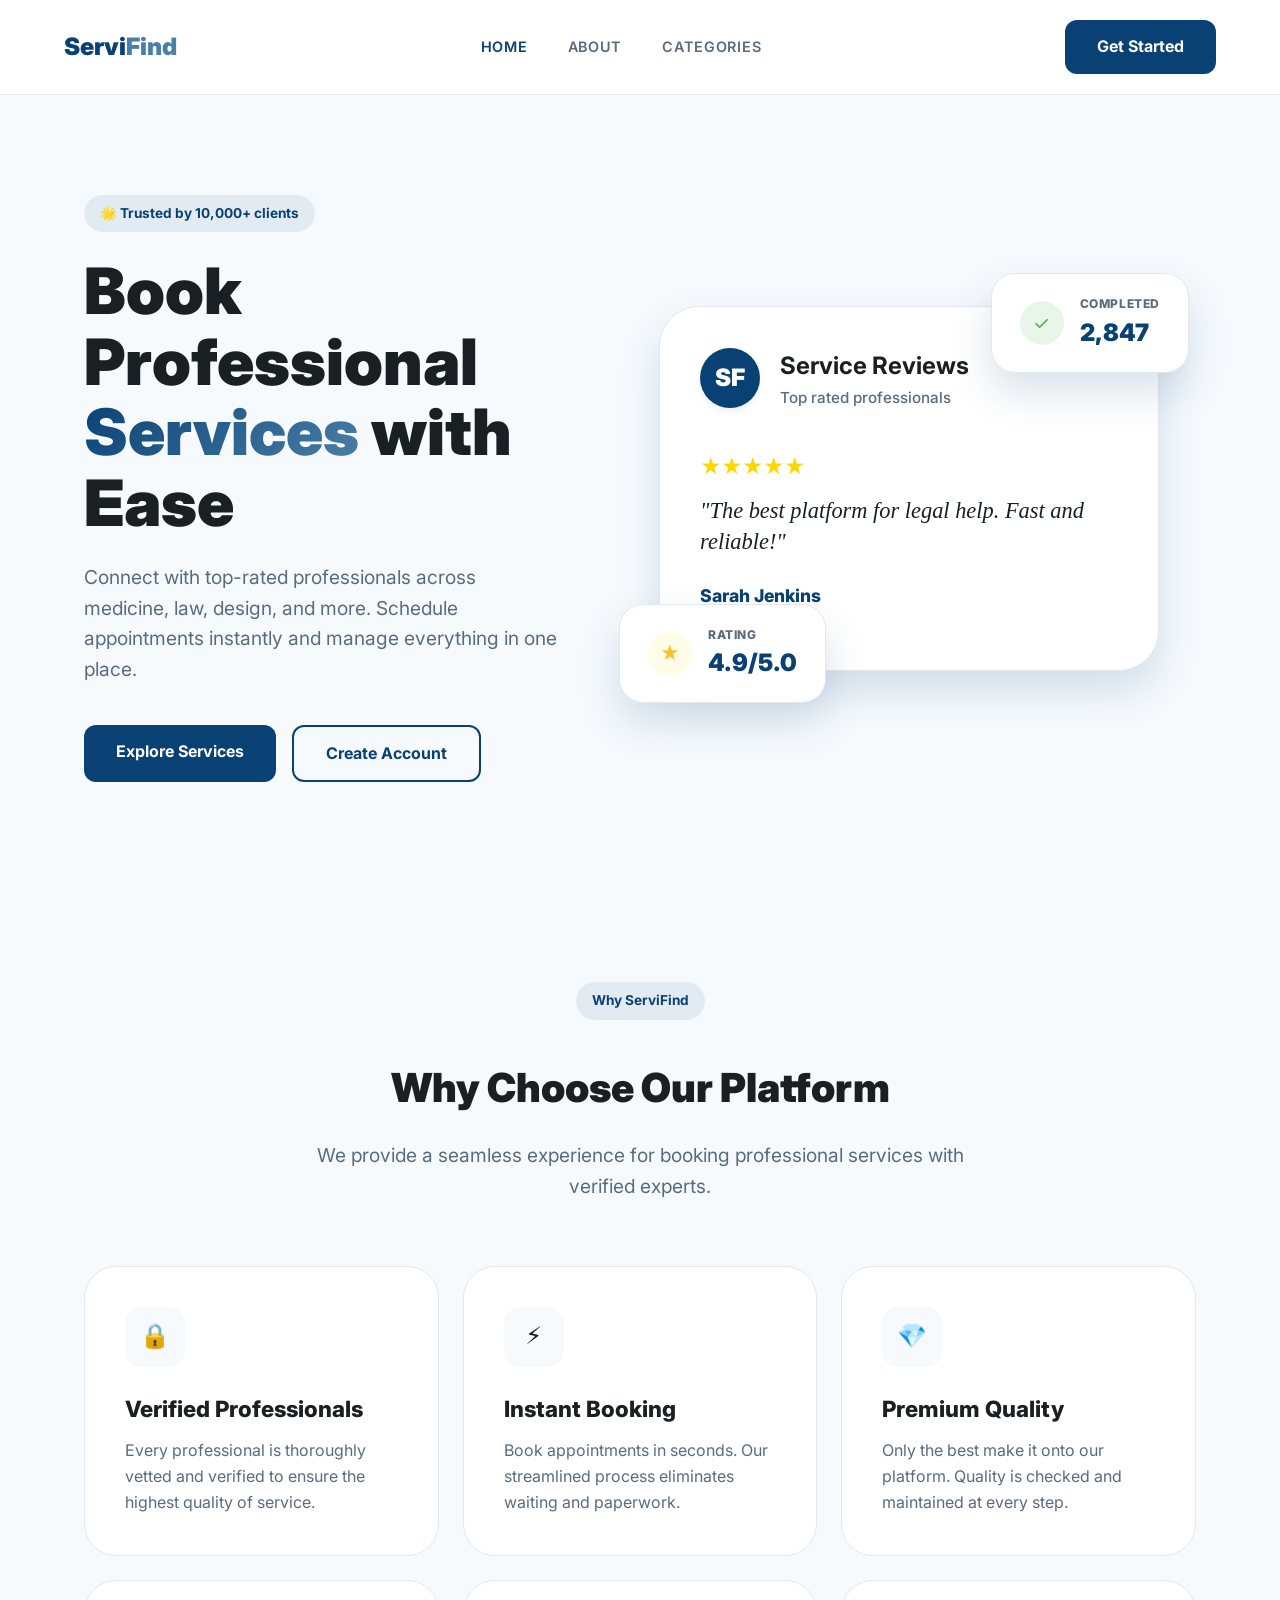
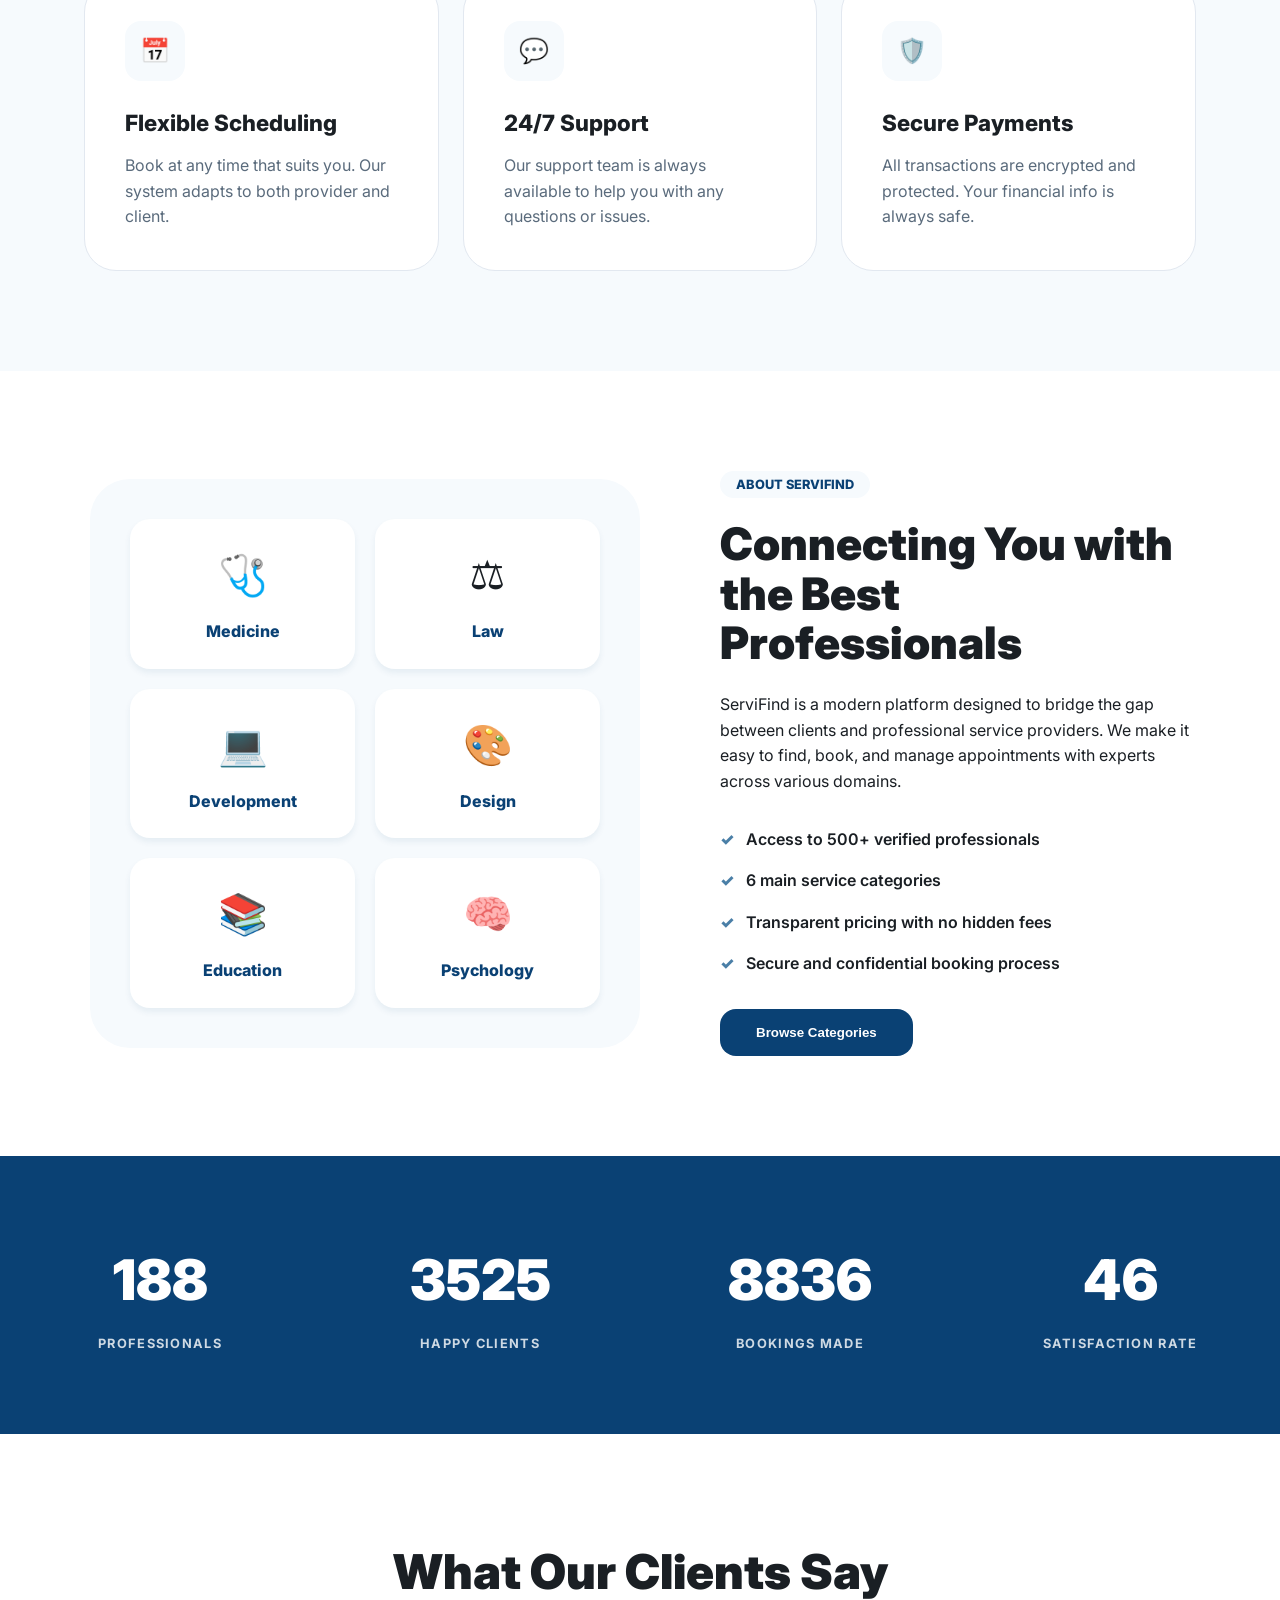
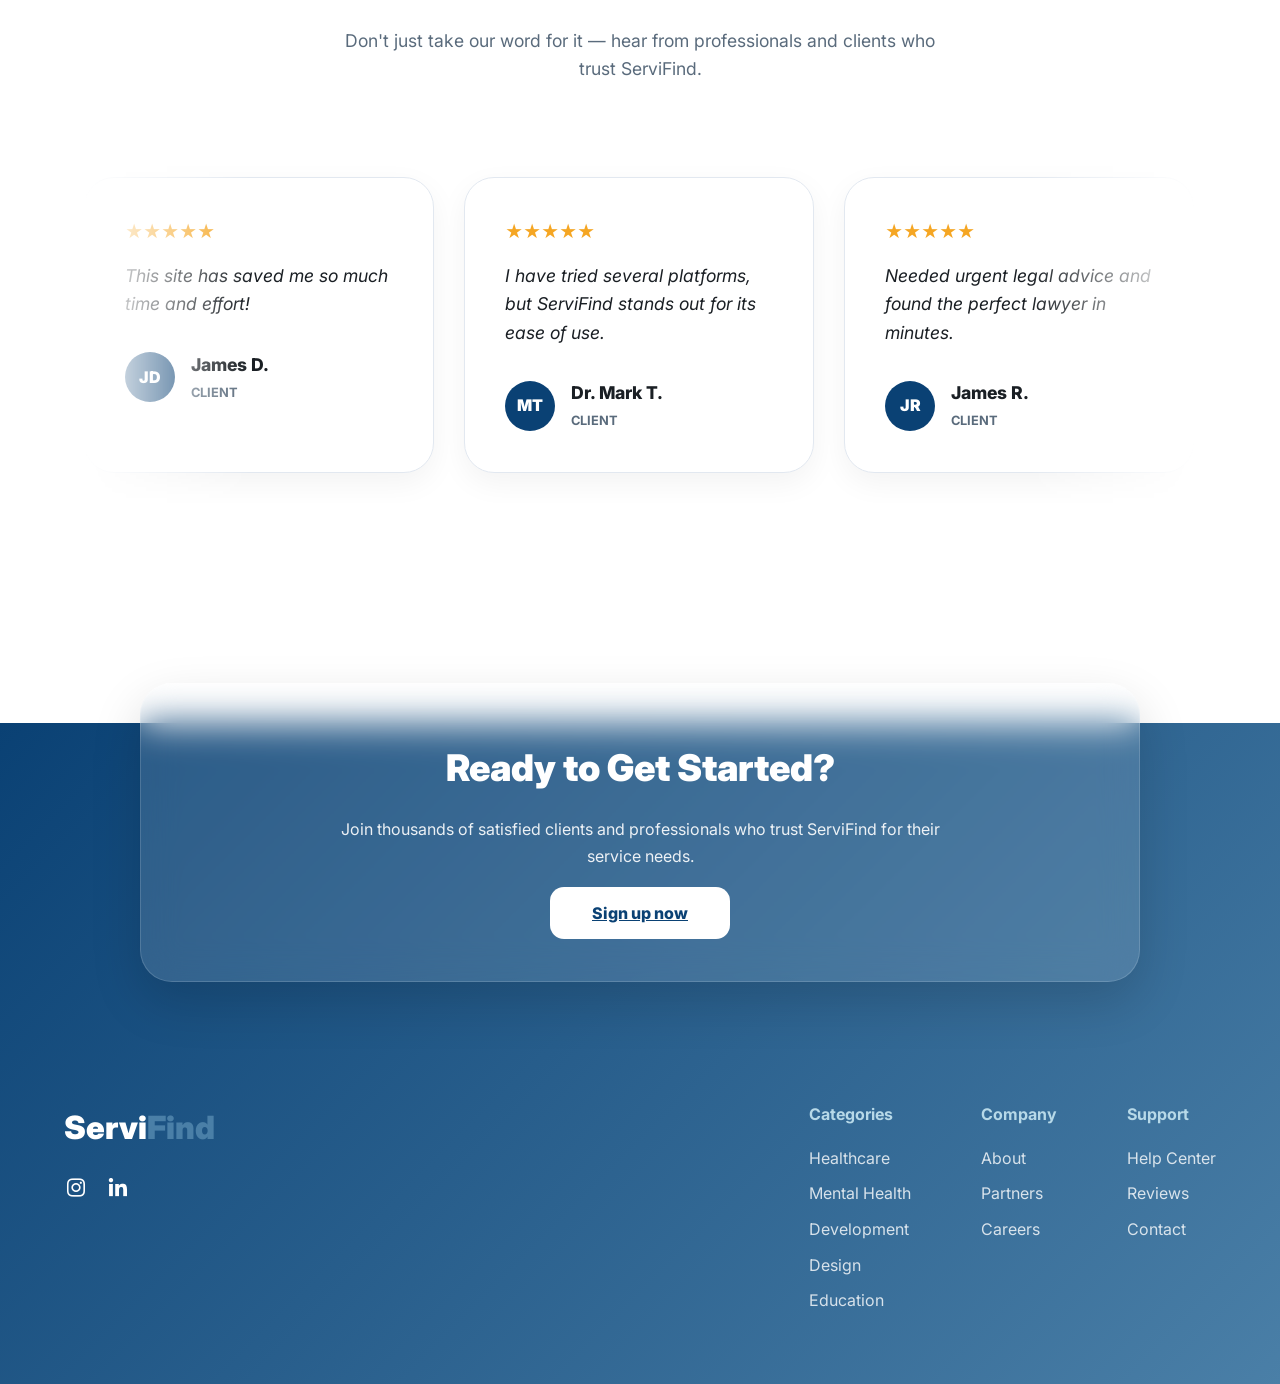
<file: index.html>
<!DOCTYPE html>
<html lang="en">

<head>
    <meta charset="UTF-8">
    <meta name="viewport" content="width=device-width, initial-scale=1.0">
    <title>ServiFind | Professional Services</title>
    <link rel="stylesheet" href="style/main.css">
    <link href="https://fonts.googleapis.com/css2?family=Inter:wght@400;500;600;700;800;900&display=swap"
        rel="stylesheet">
    <link href='https://unpkg.com/boxicons@2.1.4/css/boxicons.min.css' rel='stylesheet'>
</head>

<body>
    <header>
        <div class="headerCont container">
            <a href="#" class="logo">Servi<span>Find</span></a>
            <nav>
                <a href="#hero" class="active">Home</a>
                <a href="#about">About</a>
                <a href="content/cat.html">Categories</a>
            </nav>
            <div class="menu-toggle" id="menuToggle">
                ☰
            </div>
            <a href="content/logRegister.html" class="btn" id="getStartedBtn">Get Started</a>
            <button id="logoutBtn" class="btn">
                Logout
            </button>
    
        </div>
    </header>

    <section id="hero" class="hero section">
        <div class="hero-cont container">
            <div class="hero-left">
                <div class="trust-badge">🌟 Trusted by 10,000+ clients</div>
                <h1 class="hero-title">Book Professional <br><span>Services</span> with Ease</h1>
                <p class="desc">Connect with top-rated professionals across medicine, law, design, and more.
                    Schedule appointments instantly and manage everything in one place.</p>
                <div class="hero-actions">
                    <a href="content/cat.html" class="btn" id="exploreBtn">Explore Services</a>
                    <a href="content/logRegister.html" class="btn-outline">Create Account</a>
                </div>
            </div>

            <div class="right">
                <div class="dashboard-wrapper">
                    <div class="floating-badge badge-top">
                        <div class="check-icon">✓</div>
                        <div>
                            <span class="badge-label">Completed</span>
                            <span class="badge-value">2,847</span>
                        </div>
                    </div>

                    <div class="main-review-card">
                        <div class="card-header">
                            <div class="user-avatar">SF</div>
                            <div>
                                <h2>Service Reviews</h2>
                                <p>Top rated professionals</p>
                            </div>
                        </div>

                        <div class="review-display">
                            <div class="single-review active">
                                <div class="stars">★★★★★</div>
                                <p>"The best platform for legal help. Fast and reliable!"</p>
                                <span class="author">Sarah Jenkins</span>
                            </div>
                            <div class="single-review">
                                <div class="stars">★★★★★</div>
                                <p>"Found an amazing designer in minutes. Seamless process."</p>
                                <span class="author">Marcus Chen</span>
                            </div>
                            <div class="single-review">
                                <div class="stars">★★★★★</div>
                                <p>"Saved me so much time with medical bookings. 10/10!"</p>
                                <span class="author">Dr. Elena Rodriguez</span>
                            </div>
                        </div>
                    </div>

                    <div class="floating-badge badge-bottom">
                        <div class="star-icon">★</div>
                        <div>
                            <span class="badge-label">Rating</span>
                            <span class="badge-value">4.9/5.0</span>
                        </div>
                    </div>
                </div>
            </div>
        </div>
    </section>

    <section id="services" class="section section2">
        <div class="container">
            <div class="text">
                <div class="trust-badge">Why ServiFind</div>
                <h2>Why Choose Our Platform</h2>
                <p class="desc">We provide a seamless experience for booking professional services with verified
                    experts.</p>
            </div>
            <div class="features">
                <div class="feature-card">
                    <div class="feature-icon">🔒</div>
                    <h3>Verified Professionals</h3>
                    <p>Every professional is thoroughly vetted and verified to ensure the highest quality of service.
                    </p>
                </div>
                <div class="feature-card">
                    <div class="feature-icon">⚡</div>
                    <h3>Instant Booking</h3>
                    <p>Book appointments in seconds. Our streamlined process eliminates waiting and paperwork.</p>
                </div>
                <div class="feature-card">
                    <div class="feature-icon">💎</div>
                    <h3>Premium Quality</h3>
                    <p>Only the best make it onto our platform. Quality is checked and maintained at every step.</p>
                </div>
                <div class="feature-card">
                    <div class="feature-icon">📅</div>
                    <h3>Flexible Scheduling</h3>
                    <p>Book at any time that suits you. Our system adapts to both provider and client.</p>
                </div>
                <div class="feature-card">
                    <div class="feature-icon">💬</div>
                    <h3>24/7 Support</h3>
                    <p>Our support team is always available to help you with any questions or issues.</p>
                </div>
                <div class="feature-card">
                    <div class="feature-icon">🛡️</div>
                    <h3>Secure Payments</h3>
                    <p>All transactions are encrypted and protected. Your financial info is always safe.</p>
                </div>
            </div>
        </div>
    </section>

    <section id="about" class="section section3">
        <div class="contenumain">
            <div class="contenugauche">
                <div class="icon">
                    <div class="icon-img">🩺</div>
                    <p>Medicine</p>
                </div>
                <div class="icon">
                    <div class="icon-img">⚖️</div>
                    <p>Law</p>
                </div>
                <div class="icon">
                    <div class="icon-img">💻</div>
                    <p>Development</p>
                </div>
                <div class="icon">
                    <div class="icon-img">🎨</div>
                    <p>Design</p>
                </div>
                <div class="icon">
                    <div class="icon-img">📚</div>
                    <p>Education</p>
                </div>
                <div class="icon">
                    <div class="icon-img">🧠</div>
                    <p>Psychology</p>
                </div>
            </div>

            <div class="descrip">
                <span class="aboutser">About ServiFind</span>
                <h2>Connecting You with the Best Professionals</h2>
                <p class="description">
                    ServiFind is a modern platform designed to bridge the gap between clients and professional service
                    providers.
                    We make it easy to find, book, and manage appointments with experts across various domains.
                </p>

                <ul class="featuresserf">
                    <li><span>✓</span> Access to 500+ verified professionals</li>
                    <li><span>✓</span> 6 main service categories</li>
                    <li><span>✓</span> Transparent pricing with no hidden fees</li>
                    <li><span>✓</span> Secure and confidential booking process</li>
                </ul>

                <button class="btnbrowse" id="browsebtn">Browse Categories</button>
            </div>
        </div>
    </section>

    <section id="categories" class="contenumn">
        <div class="counting">
            <h2 class="counter" data-target="500">0</h2>
            <p>Professionals</p>
        </div>
        <div class="counting">
            <h2 class="counter" data-target="10000">0</h2>
            <p>Happy Clients</p>
        </div>
        <div class="counting">
            <h2 class="counter" data-target="25000">0</h2>
            <p>Bookings Made</p>
        </div>
        <div class="counting">
            <h2 class="counter" data-target="98">0</h2>
            <p>Satisfaction Rate</p>
        </div>
    </section>

    <section class="reviews">
        <div class="container">
            <h2>What Our Clients Say</h2>
            <p class="subtitle">
                Don't just take our word for it — hear from professionals and clients
                who trust ServiFind.
            </p>

            <div class="slider">
                <div class="slide-track">
                    <div class="review-card">
                        <div class="stars">★★★★★</div>
                        <p>This site has saved me so much time and effort!</p>
                        <div class="user">
                            <div class="avatar">JD</div>
                            <div>
                                <h4>James D.</h4><span>Client</span>
                            </div>
                        </div>
                    </div>

                    <div class="review-card">
                        <div class="stars">★★★★★</div>
                        <p>I have tried several platforms, but ServiFind stands out for its ease of use.</p>
                        <div class="user">
                            <div class="avatar">MT</div>
                            <div>
                                <h4>Dr. Mark T.</h4><span>Client</span>
                            </div>
                        </div>
                    </div>

                    <div class="review-card">
                        <div class="stars">★★★★★</div>
                        <p>Needed urgent legal advice and found the perfect lawyer in minutes.</p>
                        <div class="user">
                            <div class="avatar">JR</div>
                            <div>
                                <h4>James R.</h4><span>Client</span>
                            </div>
                        </div>
                    </div>

                    <div class="review-card">
                        <div class="stars">★★★★★</div>
                        <p>Booking services feels effortless now. It's like everything just clicks.</p>
                        <div class="user">
                            <div class="avatar">AL</div>
                            <div>
                                <h4>Amina L.</h4><span>Entrepreneur</span>
                            </div>
                        </div>
                    </div>

                    <div class="review-card">
                        <div class="stars">★★★★★</div>
                        <p>I love how fast I can connect with professionals. It saves me so much time.</p>
                        <div class="user">
                            <div class="avatar">YT</div>
                            <div>
                                <h4>Yassine T.</h4><span>Freelancer</span>
                            </div>
                        </div>
                    </div>

                    <div class="review-card">
                        <div class="stars">★★★★★</div>
                        <p>The support team is always there. That alone makes this platform worth it.</p>
                        <div class="user">
                            <div class="avatar">LN</div>
                            <div>
                                <h4>Lina N.</h4><span>Designer</span>
                            </div>
                        </div>
                    </div>

                    <div class="review-card">
                        <div class="stars">★★★★★</div>
                        <p>This site is a hidden gem! Always impressed by their quality work.</p>
                        <div class="user">
                            <div class="avatar">SK</div>
                            <div>
                                <h4>Sarah K.</h4><span>Client</span>
                            </div>
                        </div>
                    </div>

                    <div class="review-card">
                        <div class="stars">★★★★★</div>
                        <p>Incredible experience, the platform is very user-friendly and reliable.</p>
                        <div class="user">
                            <div class="avatar">JC</div>
                            <div>
                                <h4>Mrs. Julian C.</h4><span>Designer</span>
                            </div>
                        </div>
                    </div>

                    <div class="review-card">
                        <div class="stars">★★★★★</div>
                        <p>ServiFind made it incredibly easy to find a specialist. Smooth process.</p>
                        <div class="user">
                            <div class="avatar">SK</div>
                            <div>
                                <h4>Sarah K.</h4><span>Client</span>
                            </div>
                        </div>
                    </div>

                    <div class="review-card">
                        <div class="stars">★★★★★</div>
                        <p>This platform helped me reach more clients. Everything feels intuitive.</p>
                        <div class="user">
                            <div class="avatar">MT</div>
                            <div>
                                <h4>Dr. Mark T.</h4><span>Cardiologist</span>
                            </div>
                        </div>
                    </div>
                </div>
            </div>
        </div>
    </section>

    <footer class="footer">
        <div class="footer-container">
            <div class="footer-cta">
                <h2>Ready to Get Started?</h2>
                <p>Join thousands of satisfied clients and professionals who trust ServiFind for their service needs.
                </p>
                <a class="cta-btn" href="content/logRegister.html">Sign up now</a>
            </div>

            <div class="footer-content">
                <div class="footer-brand">
                    <h3 class="logo">Servi<span>Find</span></h3>
                    <div class="socials">
                        <a href="https://www.instagram.com/meelax0?igsh=MXg4MzZ1Z2s4emlmOQ%3D%3D&utm_source=qr" target="_blank" style="color: white;"><i class='bx bxl-instagram'></i></a>
                        <a href="https://www.linkedin.com/in/bouheraoua-rabah-32aa7838a?utm_source=share_via&utm_content=profile&utm_medium=member_ios" target="_blank" style="color: white;"><i class='bx bxl-linkedin'></i></a>
                    </div>
                </div>

                <div class="footer-links">
                    <div>
                        <h4>Categories</h4>
                        <a href="#">Healthcare</a>
                        <a href="#">Mental Health</a>
                        <a href="#">Development</a>
                        <a href="#">Design</a>
                        <a href="#">Education</a>
                    </div>

                    <div>
                        <h4>Company</h4>
                        <a href="#">About</a>
                        <a href="#">Partners</a>
                        <a href="#">Careers</a>
                    </div>

                    <div>
                        <h4>Support</h4>
                        <a href="#">Help Center</a>
                        <a href="#">Reviews</a>
                        <a href="#">Contact</a>
                    </div>
                </div>
            </div>
        </div>
    </footer>

    <script src="JavaScript/mainPage.js"></script>
</body>

</html>
</file>
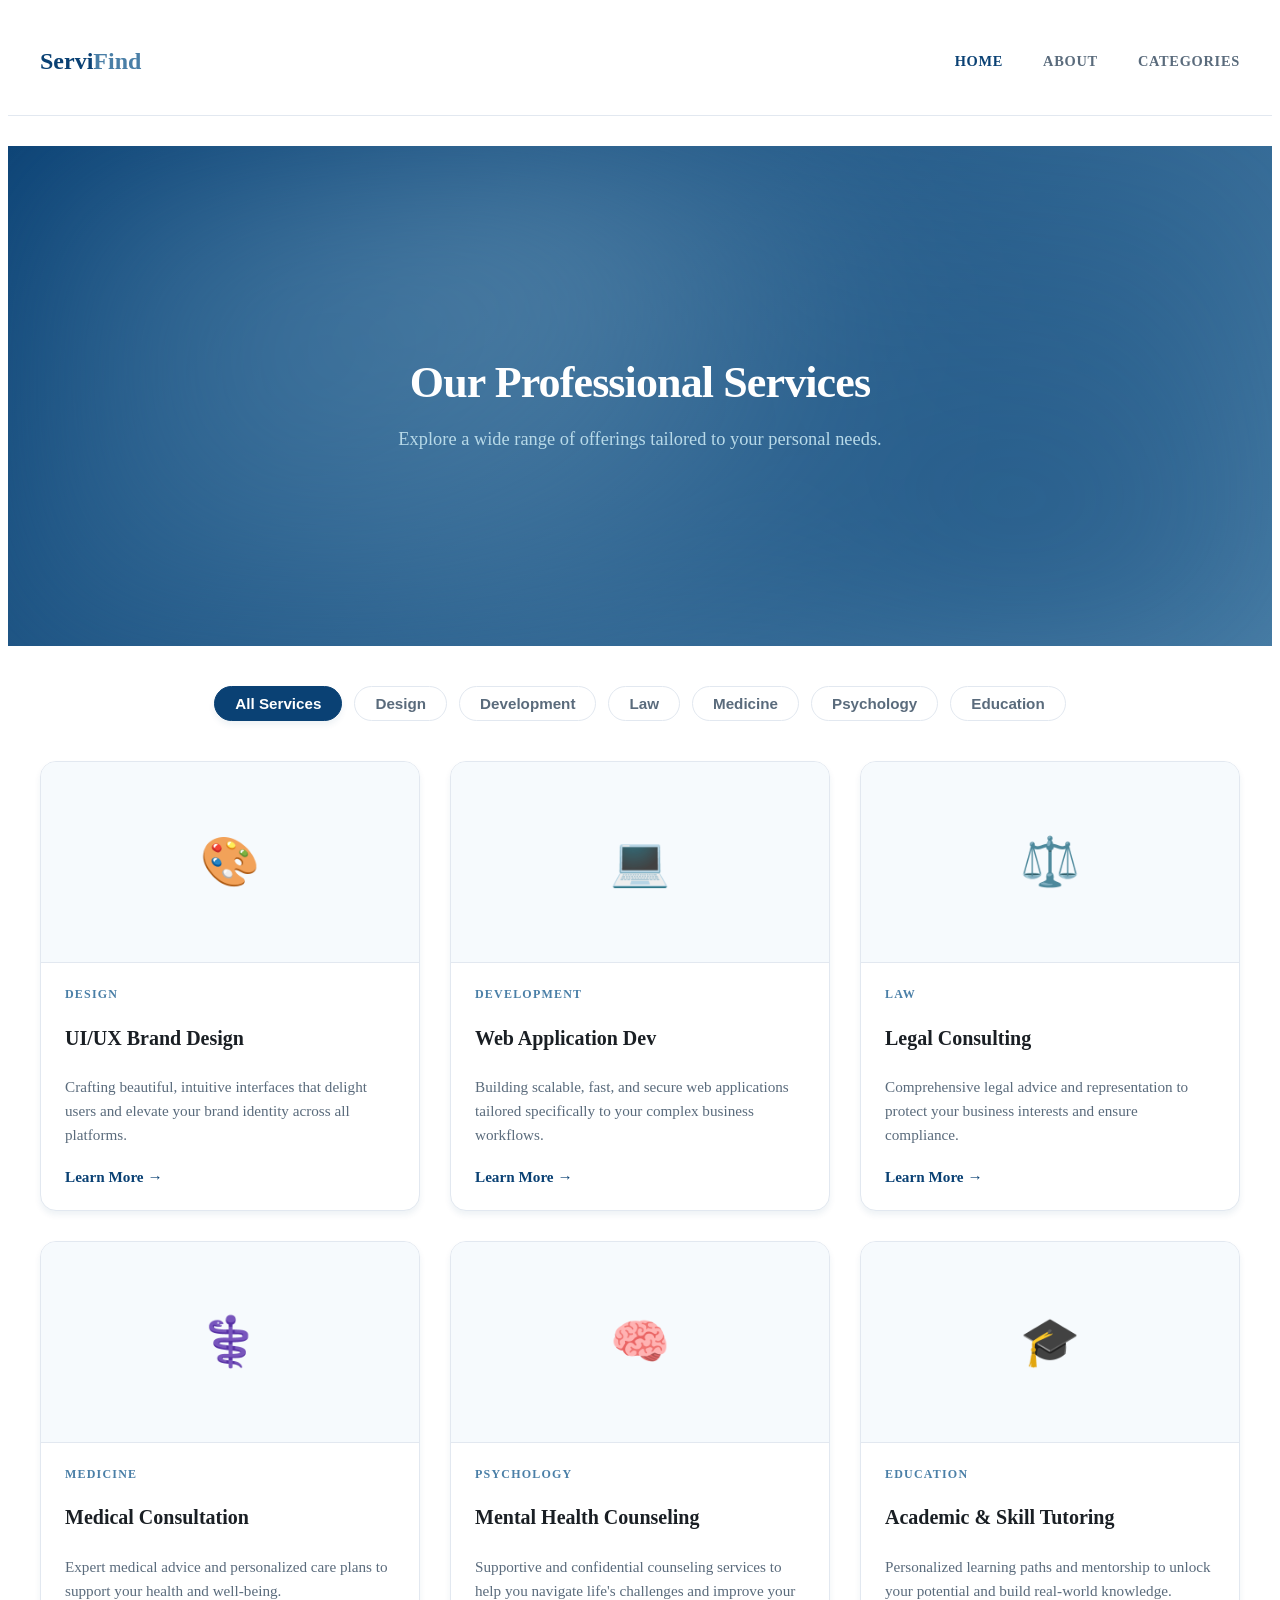
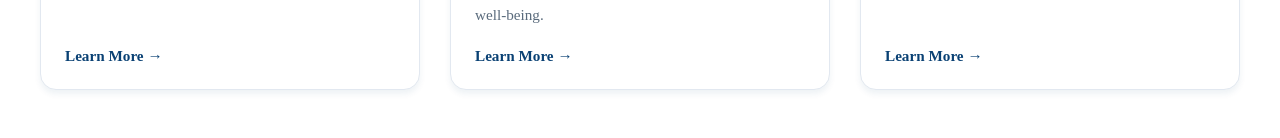
<file: content/cat.html>
<!DOCTYPE html>
<html lang="en">
<head>
    <meta charset="UTF-8">
    <meta name="viewport" content="width=device-width, initial-scale=1.0">
    <title>Our Services</title>
    <link rel="stylesheet" href="../style/cat_new.css">
    
</head>
<body>
    <header>
        <div class="headerCont container">
            <a href="#" class="logo">Servi<span>Find</span></a>
            <nav>
                <a href="../index.html" class="active">Home</a>
                <a href="../index.html#about">About</a>
                <a href="cat.html">Categories</a>
            </nav>
            <div class="menu-toggle" id="menuToggle">
                ☰
            </div>
            
        </div>
    </header>

    <section class="hero">
        <div class="hero-content">
            <h1>Our Professional Services</h1>
            <p>Explore a wide range of offerings tailored to your personal needs.</p>
        </div>
    </section>

    <div class="container">
        <div class="filter-container">
            <button class="filter-btn active" data-target="all">All Services</button>
            <button class="filter-btn" data-target="design">Design</button>
            <button class="filter-btn" data-target="development">Development</button>
            <button class="filter-btn" data-target="law">Law</button>
            <button class="filter-btn" data-target="medicine">Medicine</button>
            <button class="filter-btn" data-target="psychology">Psychology</button>
            <button class="filter-btn" data-target="education">Education</button>
        </div>

        <div class="services-grid">
            
            <div class="service-card" data-category="design">
                <div class="card-image">🎨</div>
                <div class="card-content">
                    <span class="card-category">Design</span>
                    <h2 class="card-title">UI/UX Brand Design</h2>
                    <p class="card-description">Crafting beautiful, intuitive interfaces that delight users and elevate your brand identity across all platforms.</p>
                    <a href="services.html?category=design" class="card-link">Learn More &rarr;</a>
                </div>
            </div>

            <div class="service-card" data-category="development">
                <div class="card-image">💻</div>
                <div class="card-content">
                    <span class="card-category">Development</span>
                    <h2 class="card-title">Web Application Dev</h2>
                    <p class="card-description">Building scalable, fast, and secure web applications tailored specifically to your complex business workflows.</p>
                    <a href="services.html?category=development" class="card-link">Learn More &rarr;</a>
                </div>
            </div>

            <div class="service-card" data-category="law">
                <div class="card-image">⚖️</div>
                <div class="card-content">
                    <span class="card-category">Law</span>
                    <h2 class="card-title">Legal Consulting</h2>
                    <p class="card-description">Comprehensive legal advice and representation to protect your business interests and ensure compliance.</p>
                    <a href="services.html?category=law" class="card-link">Learn More &rarr;</a>
                </div>
            </div>

            <div class="service-card" data-category="medicine">
                <div class="card-image">⚕️</div>
                <div class="card-content">
                    <span class="card-category">Medicine</span>
                    <h2 class="card-title">Medical Consultation</h2>
                    <p class="card-description">Expert medical advice and personalized care plans to support your health and well-being.</p>
                    <a href="services.html?category=medicine" class="card-link">Learn More &rarr;</a>
                </div>
            </div>

            <div class="service-card" data-category="psychology">
                <div class="card-image">🧠</div>
                <div class="card-content">
                    <span class="card-category">Psychology</span>
                    <h2 class="card-title">Mental Health Counseling</h2>
                    <p class="card-description">Supportive and confidential counseling services to help you navigate life's challenges and improve your well-being.</p>
                    <a href="services.html?category=psychology" class="card-link">Learn More &rarr;</a>
                </div>
            </div>

            <div class="service-card" data-category="education">
                <div class="card-image">🎓</div>
                <div class="card-content">
                    <span class="card-category">Education</span>
                    <h2 class="card-title">Academic & Skill Tutoring</h2>
                    <p class="card-description">Personalized learning paths and mentorship to unlock your potential and build real-world knowledge.</p>
                    <a href="services.html?category=education" class="card-link">Learn More &rarr;</a>
                </div>
            </div>

        </div>
    </div>
    <script src="../JavaScript/data.js"></script>
    <script src="../JavaScript/cat.js"></script>
</body>
</html>
</file>
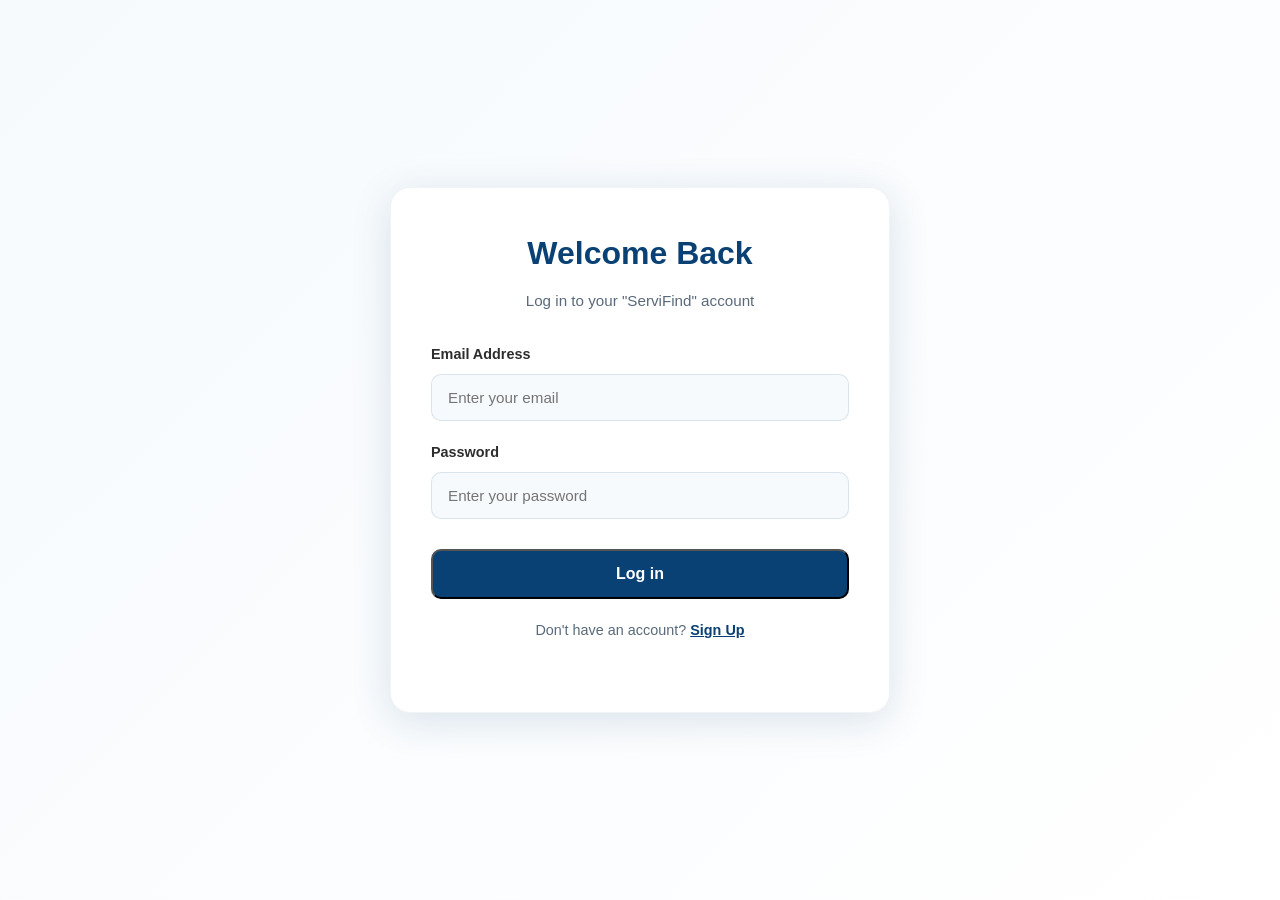
<file: content/logRegister.html>
<!DOCTYPE html>
<html lang="en">

<head>
    <meta charset="UTF-8">
    <meta name="viewport" content="width=device-width, initial-scale=1.0">
    <title>Document</title>
    <link rel="stylesheet" href="../style/logRegister.css">
</head>

<body>
    <section>
        <div class="Login-auth ">
            <div class="container">
                <h1>Welcome Back</h1>
                <p>Log in to your "ServiFind" account</p>
                <form id="loginForm">
                    <div class="login">
                        <label for="loginEmail">Email Address</label>
                        <input type="email" id="loginEmail" placeholder="Enter your email">
                    </div>
                    <div class="password" id="loginPasswordGroup">
                        <label for="loginPassword">Password</label>
                        <input type="password" id="loginPassword" placeholder="Enter your password">
                    </div>
                    <button type="submit">Log in</button>
                </form>
                <div class="auth-register">
                    <p>Don't have an account? <a href="" id="ShowRegister">Sign Up</a></p>
                </div>
            </div>
        </div>
        <div class="register-auth  hidden">
            <div class="container">
                <h1>Create Account</h1>
                <p>Join "ServiFind" and start booking</p>
                <form id="RegisterForm">
                    <div class="formGroup" id="registerNameGroup">
                        <label for="registerName">Full Name</label>
                        <input type="text" id="registerName" placeholder="Enter your full name">
                    </div>
                    <div class="formGroup" id="registerEmailGroup">
                        <label for="registerEmail">Email Address</label>
                        <input type="email" id="registerEmail" placeholder="Enter your email address">
                    </div>
                    <div class="formGroup" id="registerPhoneGroup">
                        <label for="registerPhone">Phone Number</label>
                        <input type="tel" id="registerPhone" placeholder="Enter your phone number">
                    </div>
                    <div class="formGroup" id="registerPasswordGroup">
                        <label for="registerPassword">Password</label>
                        <input type="password" id="registerPassword" placeholder="Enter your password">
                    </div>
                    <div class="formGroup" id="registerConfirmGroup">
                        <label for="registerConfirm">Confirm Password</label>
                        <input type="password" id="registerConfirm" placeholder="Confirm your password ">
                    </div>
                    <button type="submit">Create Account</button>
                </form>
                <div class="auth-register">
                    <p>Already have an account? <a href="#" id="ShowLogin">Log In</a></p>
                </div>
            </div>
        </div>
    </section>
    <script src="/JavaScript/LogRegister.js"></script>
</body>

</html>
</file>
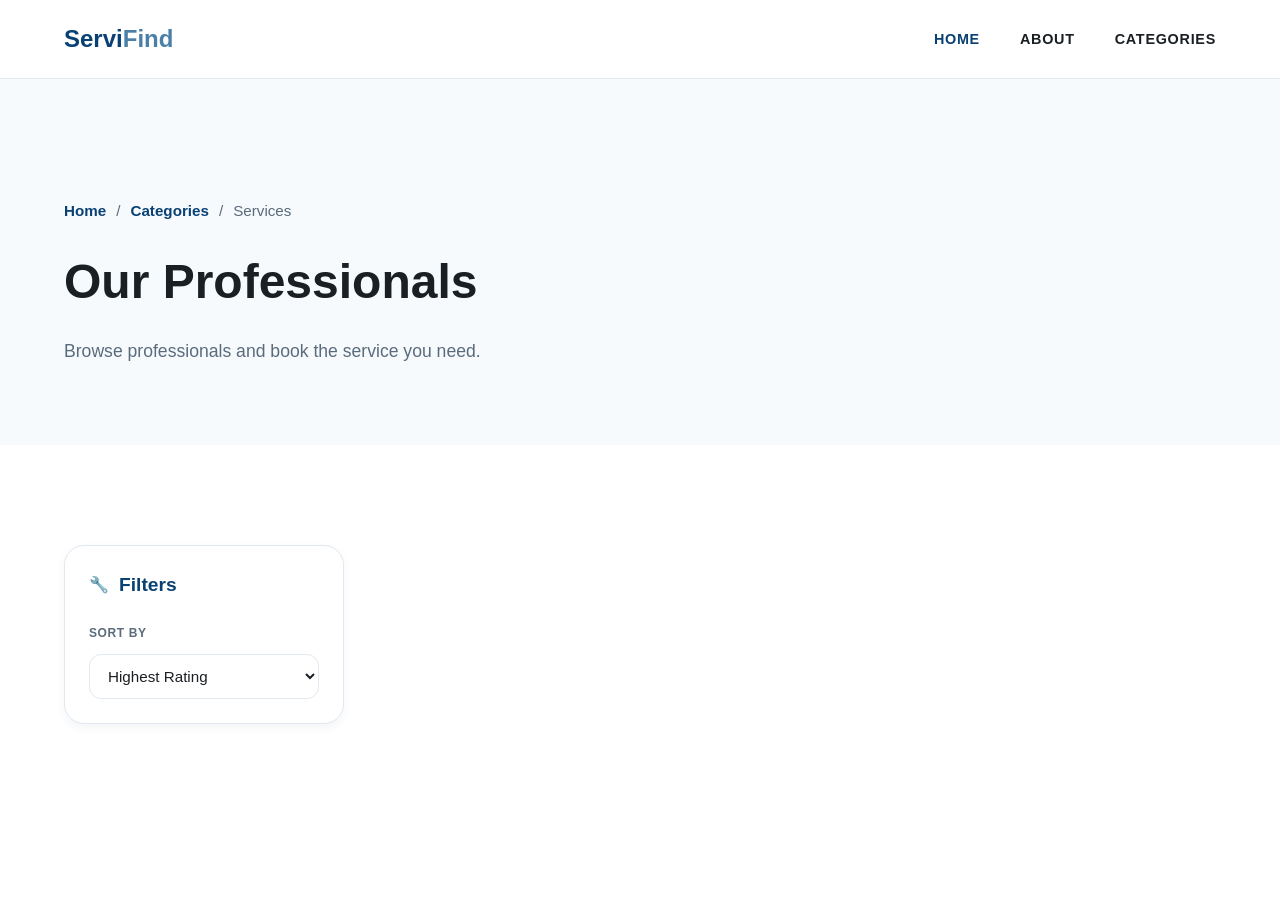
<file: content/reservation.html>
<!DOCTYPE html>
<html lang="en">

<head>
    <meta charset="UTF-8">
    <meta name="viewport" content="width=device-width, initial-scale=1.0">
    <title>Reservation</title>
    <link rel="stylesheet" href="../style/reservation.css">
    <link rel="stylesheet" href="https://cdnjs.cloudflare.com/ajax/libs/font-awesome/6.4.0/css/all.min.css">
    <script defer src="../JavaScript/reservation.js"></script>
</head>

<body>
    <div class="main-container">
        <div class="top-bar">
            <h1>Book Appointment</h1>
            <p>Complete your reservation request</p>
        </div>
        <div class="content-area">
            <div class="selected-professional">
                <div class="professional-icon" id="professionalIcon">👨‍⚕️</div>
                <div>
                    <h2 id="professionalName">Dr Ahmed</h2>
                    <p id="professionalSpecialty">Cardiologist</p>
                </div>
            </div>
            <form id="reservationForm">
                <div class="input-box">
                    <label>Full Name</label> <input type="text" id="clientName" placeholder="Enter your name" required>
                </div>
                <div class="input-box"> 
                    <label>Email</label> <input type="email" id="clientEmail" placeholder="Enter your email" required> 
                </div>
                <div class="input-box"> 
                    <label>Phone Number</label> <input type="tel" id="clientPhone" placeholder="Enter your phone number" required> 
                </div>
                <div class="input-box"> <label>Select Date</label> <input type="date" id="bookingDate" required> </div>
                <div class="input-box"> 
                    <label>Notes</label> <textarea id="notes" rows="4" placeholder="Additional notes..."></textarea> 
                </div> 
                <button class="btn-action" type="submit">Confirm Reservation</button>
            </form>
            <div class="success-message" id="successMessage"> <i class="fa-solid fa-circle-check"></i> Reservation confirmed successfully! </div>
        </div>
    </div>
</body>

</html>
</file>
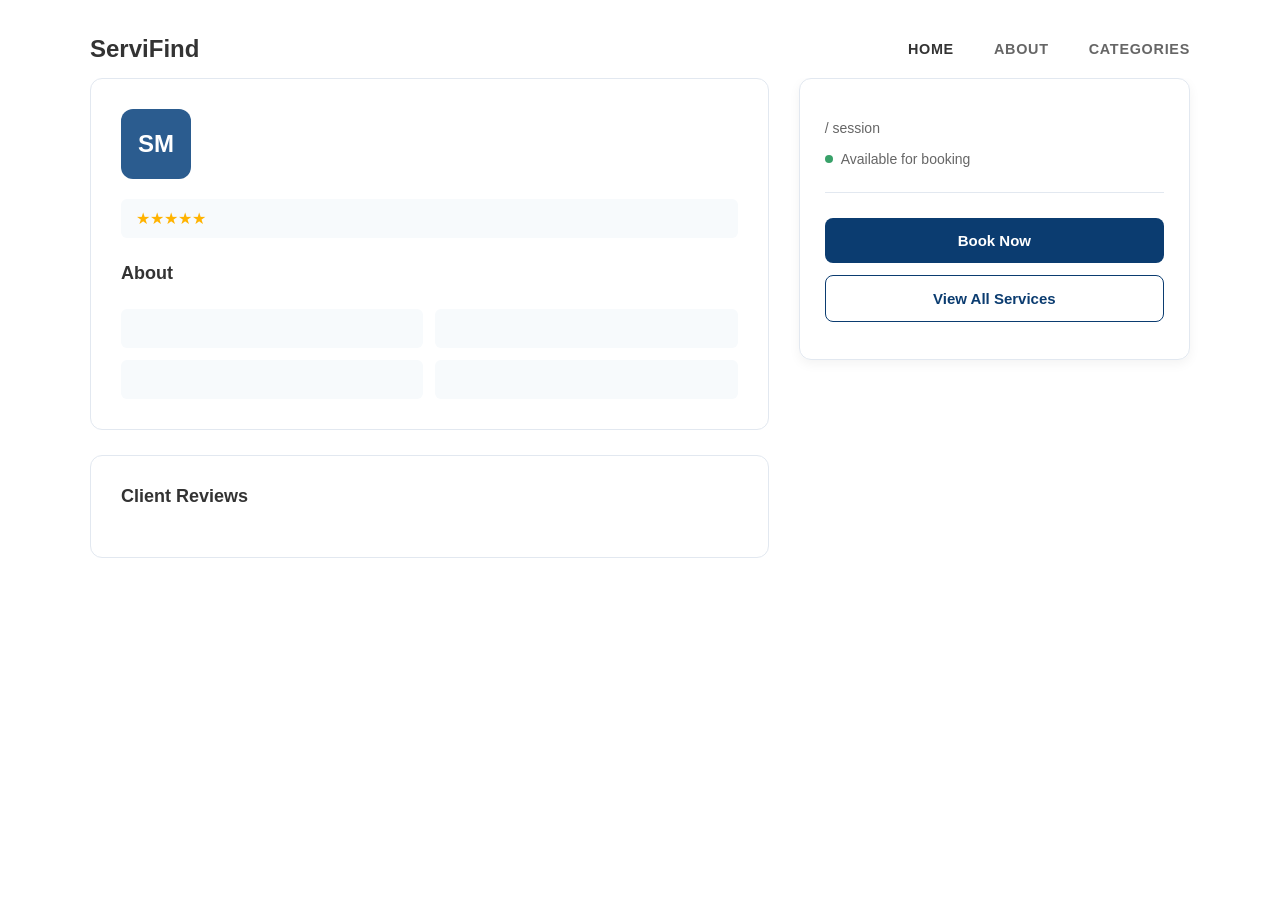
<file: content/serivceDetails.html>
<!DOCTYPE html>
<html lang="en">

<head>
    <meta charset="UTF-8">
    <meta name="viewport" content="width=device-width, initial-scale=1.0">
    <title>Profil - noureddin </title>
    <link rel="stylesheet" href="../style/serviceDetails.css">
</head>

<body>

    <header>
        <div class="headerCont container">
            <a href="#" class="logo">Servi<span>Find</span></a>
            <nav>
                <a href="../index.html" class="active">Home</a>
                <a href="../index.html#about">About</a>
                <a href="cat.html">Categories</a>
            </nav>
        </div>
        <button class="menu-toggle" id="menuToggle">
            ☰
        </button>
    </header>

    <div class="container">

        <main class="main-content">

            <section class="profile-card">
                <div class="profile-header">
                    <div class="avatar">SM</div>
                    <div class="profile-info">
                        <h1 id="name"></h1>
                        <p class="specialty" id="specialty"></p>
                        <p class="category" id="category"></p>
                    </div>
                </div>

                <div class="rating-container">
                    <span class="stars">★★★★★</span>
                    <span class="rating-text" id="reviewsCount"><strong id="rating"></strong></span>
                </div>

                <div class="about-section">
                    <h2>About</h2>
                    <p id="description"></p>
                </div>

                <div class="badges-grid">
                    <div class="badge" id="badge1"><i class="fa-solid fa-check"></i></div>
                    <div class="badge" id="badge2"><i class="fa-solid fa-check"></i></div>
                    <div class="badge" id="badge3"><i class="fa-solid fa-check"></i></div>
                    <div class="badge" id="badge4"><i class="fa-solid fa-check"></i></div>
                </div>
            </section>

            <section class="reviews-card">
                <h2>Client Reviews</h2>

                <div id="reviewsContainer"></div>

                <div id="reviewsContainer"></div>

                <div id="reviewsContainer"></div>
            </section>
        </main>

        <aside class="sidebar">
            <div class="price-section">
                <span class="price" id="price"></span> <span class="per-session">/ session</span>
            </div>
            <div class="availability">
                <span class="status-dot"></span> Available for booking
            </div>

            <ul class="features-list" id="badgesContainer">

            </ul>

            <button class="btn btn-primary" id="btnBook">Book Now</button>
            <button class="btn btn-secondary" id="btnServices">View All Services</button>
        </aside>

    </div>

    <script src="../JavaScript/serviceDetails.js"></script>
</body>

</html>
</file>
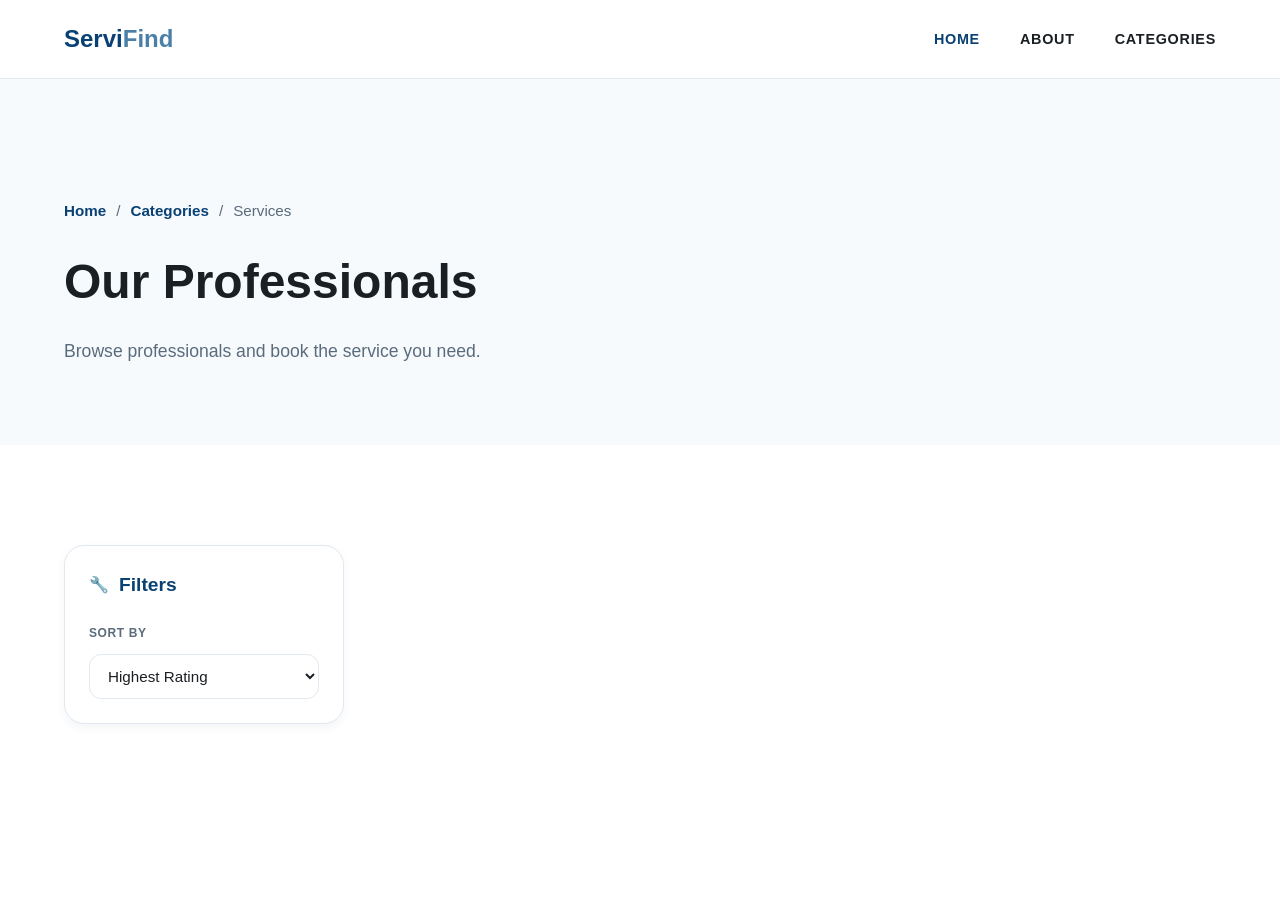
<file: content/services.html>
<!DOCTYPE html>
<html lang="en">
<head>
    <meta charset="UTF-8">
    <meta name="viewport" content="width=device-width, initial-scale=1.0">
    <title>Services</title>
    <link rel="stylesheet" href="../style/services.css">
</head>
<body>
    <header>
        <div class="headerCont container">
            <a href="#" class="logo">Servi<span>Find</span></a>
            <nav>
                <a href="../index.html" class="active">Home</a>
                <a href="../index.html#about">About</a>
                <a href="cat.html">Categories</a>
            </nav>
            <button class="menu-toggle" id="menuToggle"> ☰</button>
        </div>
        
    </header>

  <section class="page-hero">
    <div class="container">
      <div class="breadcrumb">
        <a href="../index.html">Home</a>
        <span>/</span>
        <a href="../content/cat.html">Categories</a>
        <span>/</span>
        <span>Services</span>
      </div>

      <h1 id="pageTitle">Our Professionals</h1>
      <p>Browse professionals and book the service you need.</p>
    </div>
  </section>

  <section class="section">
    <div class="container">
      <div class="services-layout">

        <aside class="filter-sidebar">
          <div class="sidebar-title">
            <span>🔧</span>
            <h3>Filters</h3>
          </div>
          
          <div class="filter-group">
            <label for="sortSelect">SORT BY</label>
            <select id="sortSelect">
              <option value="rating">Highest Rating</option>
              <option value="price-low">Price: Low to High</option>
              <option value="price-high">Price: High to Low</option>
            </select>
          </div>
        </aside>

        <div class="services-grid" id="servicesGrid"></div>

      </div>
    </div>
  </section>

  <div id="footer"></div>

  <script src="../JavaScript/data.js"></script>
  <script src="../JavaScript/services.js"></script>
</body>
</html>
</file>
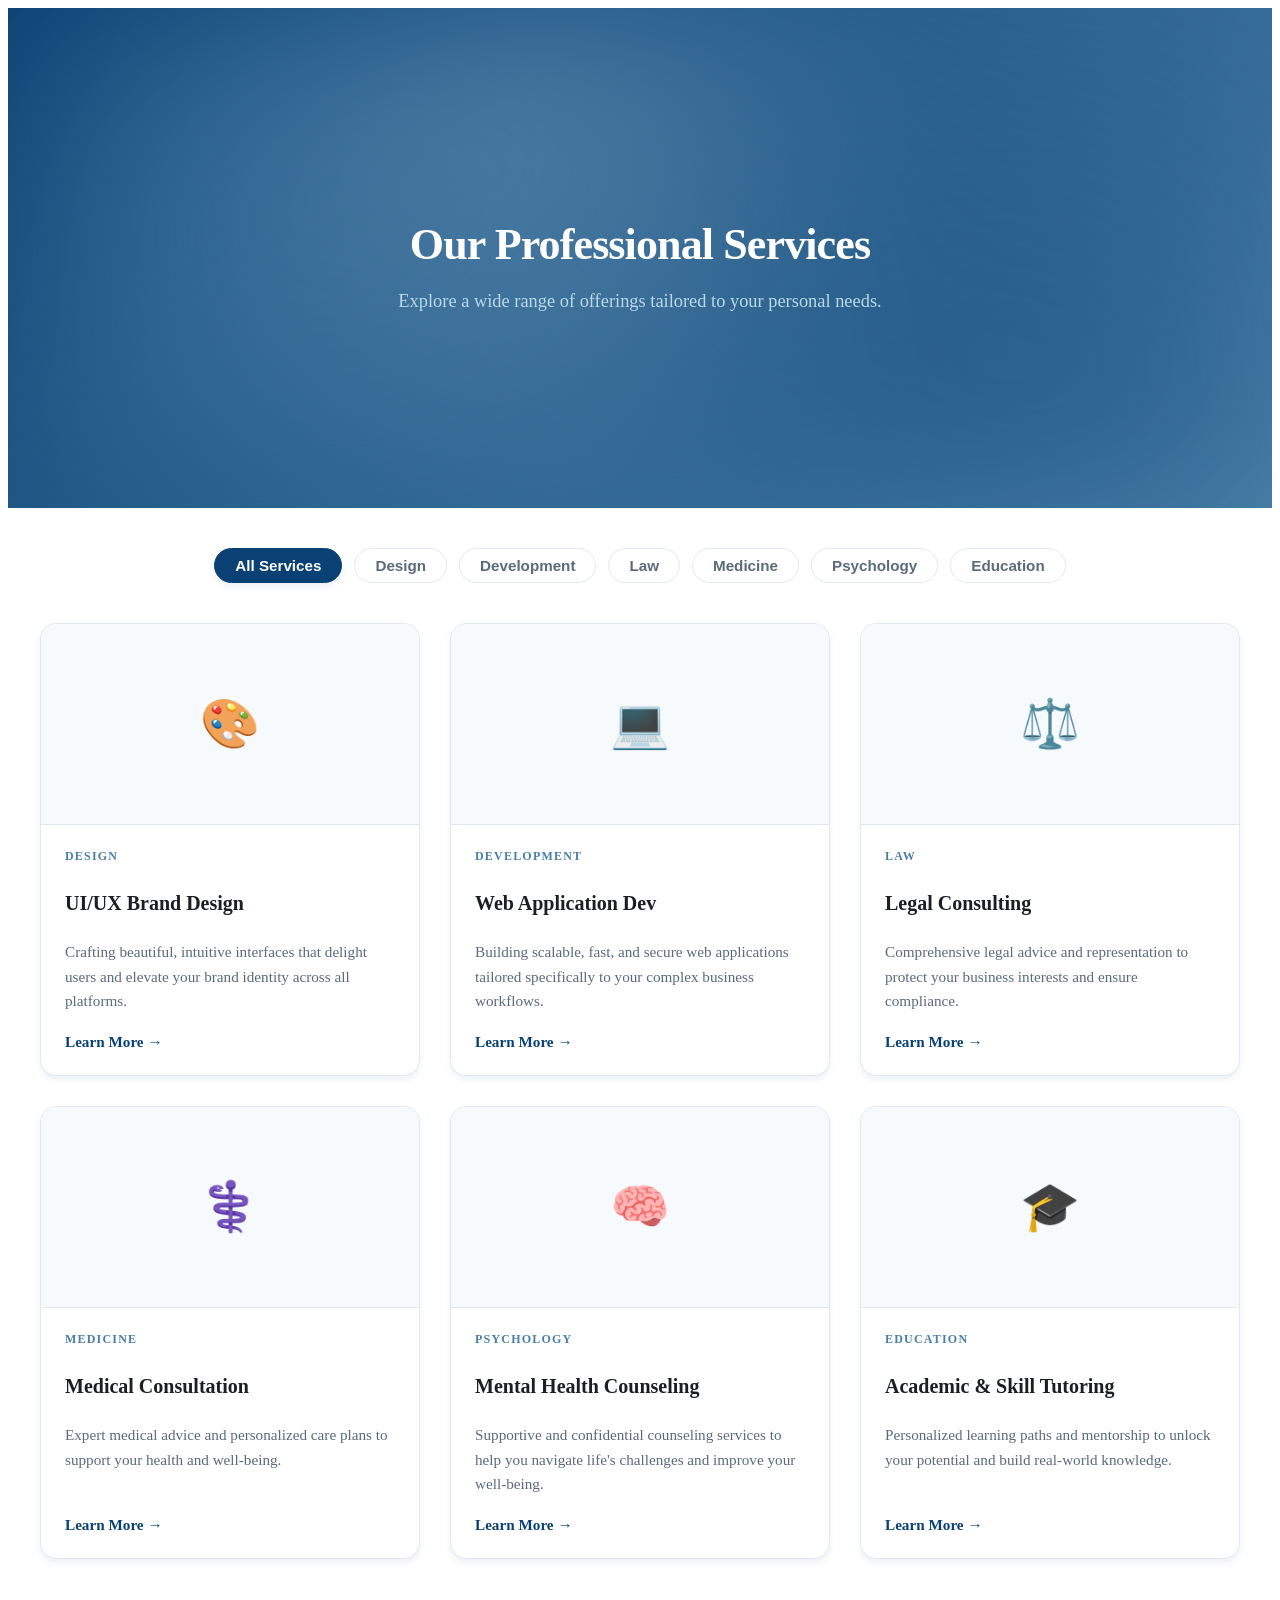
<file: html/cat.html>
<!DOCTYPE html>
<html lang="en">
<head>
    <meta charset="UTF-8">
    <meta name="viewport" content="width=device-width, initial-scale=1.0">
    <title>Our Services</title>
    <link rel="stylesheet" href="../css/cat_new.css">
    
</head>
<body>

    <section class="hero">
        <div class="hero-content">
            <h1>Our Professional Services</h1>
            <p>Explore a wide range of offerings tailored to your personal needs.</p>
        </div>
    </section>

    <div class="container">
        <div class="filter-container">
            <button class="filter-btn active" data-target="all">All Services</button>
            <button class="filter-btn" data-target="design">Design</button>
            <button class="filter-btn" data-target="development">Development</button>
            <button class="filter-btn" data-target="law">Law</button>
            <button class="filter-btn" data-target="medicine">Medicine</button>
            <button class="filter-btn" data-target="psychology">Psychology</button>
            <button class="filter-btn" data-target="education">Education</button>
        </div>

        <div class="services-grid">
            
            <div class="service-card" data-category="design">
                <div class="card-image">🎨</div>
                <div class="card-content">
                    <span class="card-category">Design</span>
                    <h3 class="card-title">UI/UX Brand Design</h3>
                    <p class="card-description">Crafting beautiful, intuitive interfaces that delight users and elevate your brand identity across all platforms.</p>
                    <a href="services.html?category=design" class="card-link">Learn More &rarr;</a>
                </div>
            </div>

            <div class="service-card" data-category="development">
                <div class="card-image">💻</div>
                <div class="card-content">
                    <span class="card-category">Development</span>
                    <h3 class="card-title">Web Application Dev</h3>
                    <p class="card-description">Building scalable, fast, and secure web applications tailored specifically to your complex business workflows.</p>
                    <a href="services.html?category=development" class="card-link">Learn More &rarr;</a>
                </div>
            </div>

            <div class="service-card" data-category="law">
                <div class="card-image">⚖️</div>
                <div class="card-content">
                    <span class="card-category">Law</span>
                    <h3 class="card-title">Legal Consulting</h3>
                    <p class="card-description">Comprehensive legal advice and representation to protect your business interests and ensure compliance.</p>
                    <a href="services.html?category=law" class="card-link">Learn More &rarr;</a>
                </div>
            </div>

            <div class="service-card" data-category="medicine">
                <div class="card-image">⚕️</div>
                <div class="card-content">
                    <span class="card-category">Medicine</span>
                    <h3 class="card-title">Medical Consultation</h3>
                    <p class="card-description">Expert medical advice and personalized care plans to support your health and well-being.</p>
                    <a href="services.html?category=medicine" class="card-link">Learn More &rarr;</a>
                </div>
            </div>

            <div class="service-card" data-category="psychology">
                <div class="card-image">🧠</div>
                <div class="card-content">
                    <span class="card-category">Psychology</span>
                    <h3 class="card-title">Mental Health Counseling</h3>
                    <p class="card-description">Supportive and confidential counseling services to help you navigate life's challenges and improve your well-being.</p>
                    <a href="services.html?category=psychology" class="card-link">Learn More &rarr;</a>
                </div>
            </div>

            <div class="service-card" data-category="education">
                <div class="card-image">🎓</div>
                <div class="card-content">
                    <span class="card-category">Education</span>
                    <h3 class="card-title">Academic & Skill Tutoring</h3>
                    <p class="card-description">Personalized learning paths and mentorship to unlock your potential and build real-world knowledge.</p>
                    <a href="services.html?category=education" class="card-link">Learn More &rarr;</a>
                </div>
            </div>

        </div>
    </div>
    <script src="../JavaScript/data.js"></script>
    <script src="../JavaScript/cat.js"></script>
</body>
</html>
</file>
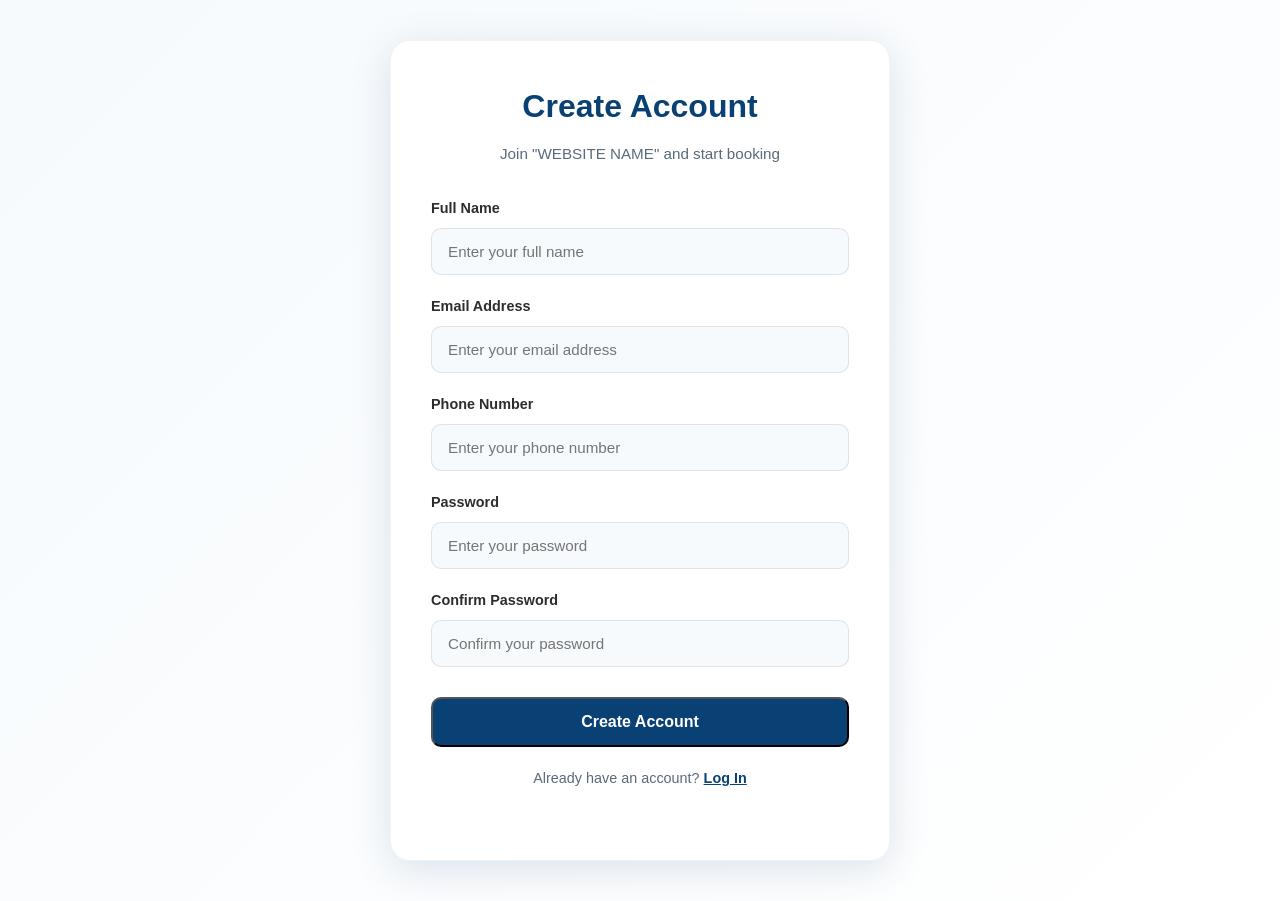
<file: html/logRegister.html>
<!DOCTYPE html>
<html lang="en">

<head>
    <meta charset="UTF-8">
    <meta name="viewport" content="width=device-width, initial-scale=1.0">
    <title>Document</title>
    <link rel="stylesheet" href="/css/logRegister.css">
</head>

<body>
    <section>
        <div class="Login-auth hidden">
            <div class="container">
                <h1>Welcome Back</h1>
                <p>Log in to your "WEBSITE NAME" account</p>
                <form id="loginForm">
                    <div class="login">
                        <label for="loginEmail">Email Address</label>
                        <input type="email" id="loginEmail" placeholder="Enter your email">
                    </div>
                    <div class="password" id="loginPasswordGroup">
                        <label for="loginPassword">Password</label>
                        <input type="password" id="loginPassword" placeholder="Enter your password">
                    </div>
                    <button type="submit">Log in</button>
                </form>
                <div class="auth-register">
                    <p>Don't have an account? <a href="" id="ShowRegister">Sign Up</a></p>
                </div>
            </div>
        </div>
        <div class="register-auth ">
            <div class="container">
                <h1>Create Account</h1>
                <p>Join "WEBSITE NAME" and start booking</p>
                <form id="RegisterForm">
                    <div class="formGroup" id="registerNameGroup">
                        <label for="registerName">Full Name</label>
                        <input type="text" id="registerName" placeholder="Enter your full name">
                    </div>
                    <div class="formGroup" id="registerEmailGroup">
                        <label for="">Email Address</label>
                        <input type="email" id="registerEmail" placeholder="Enter your email address">
                    </div>
                    <div class="formGroup" id="registerPhoneGroup">
                        <label for="registerPhone">Phone Number</label>
                        <input type="tel" id="registerPhone" placeholder="Enter your phone number">
                    </div>
                    <div class="formGroup" id="registerPasswordGroup">
                        <label for="registerPassword">Password</label>
                        <input type="password" id="registerPassword" placeholder="Enter your password">
                    </div>
                    <div class="formGroup" id="registerConfirmGroup">
                        <label for="">Confirm Password</label>
                        <input type="password" id="registerConfirm" placeholder="Confirm your password ">
                    </div>
                    <button type="submit">Create Account</button>
                </form>
                <div class="auth-register">
                    <p>Already have an account? <a href="/index.html" id="ShowLogin">Log In</a></p>
                </div>
            </div>
        </div>
    </section>
    <script src="/JavaScript/LogRegister.js"></script>
</body>

</html>
</file>
<file: style/main.css>
:root {
    --primary: #0A4174;
    --primary-hover: #08315a;
    --accent: #4A7FA7;
    --accent-light: #B7D9E8;
    --light-bg: #F6FAFD;
    --text-dark: #1A1F24;
    --text-muted: #5A6B7C;
    --white: #ffffff;
    --border: #E2E8F0;
    --shadow-md: 0 4px 6px rgba(10, 65, 116, 0.07);
    --shadow-lg: 0 10px 25px rgba(10, 65, 116, 0.1);
    --shadow-xl: 0 20px 40px rgba(10, 65, 116, 0.15);
    --radius-md: 12px;
    --radius-lg: 16px;
    --transition: all 0.3s cubic-bezier(0.4, 0, 0.2, 1);
}

* {
    margin: 0;
    padding: 0;
    box-sizing: border-box;
}

body {
    font-family: 'Inter', system-ui, -apple-system, sans-serif;
    color: var(--text-dark);
    background-color: var(--white);
    line-height: 1.6;
    overflow-x: hidden;
}

.container {
    width: 90%;
    max-width: 1200px;
    margin: 0 auto;
    padding: 0 20px;
}

.section {
    padding: 100px 0;
}


header {
    position: sticky;
    top: 0;
    background: rgba(255, 255, 255, 0.95);
    backdrop-filter: blur(10px);
    border-bottom: 1px solid var(--border);
    z-index: 1000;
}

.headerCont {
    display: flex;
    align-items: center;
    justify-content: space-between;
    padding: 20px 0;
}

.logo {
    font-size: 1.5rem;
    font-weight: 900;
    color: var(--primary);
    text-decoration: none;
}

.logo span {
    color: var(--accent);
}

nav {
    display: flex;
    gap: 40px;
}

nav a {
    text-decoration: none;
    color: var(--text-muted);
    font-weight: 600;
    font-size: 0.9rem;
    text-transform: uppercase;
    letter-spacing: 0.05em;
    transition: var(--transition);
}

nav a:hover,
nav a.active {
    color: var(--primary);
}


.btn {
    text-decoration: none;
    background: var(--primary);
    color: var(--white);
    padding: 14px 32px;
    border-radius: var(--radius-md);
    font-weight: 700;
    transition: var(--transition);
    border: none;
    cursor: pointer;
    display: inline-block;
}

.btn:hover {
    background: var(--primary-hover);
    transform: translateY(-2px);
    box-shadow: var(--shadow-lg);
}

.btn-outline {
    text-decoration: none;
    background: transparent;
    color: var(--primary);
    padding: 14px 32px;
    border-radius: var(--radius-md);
    font-weight: 700;
    border: 2px solid var(--primary);
    transition: var(--transition);
    display: inline-block;
}

.btn-outline:hover {
    background: var(--light-bg);
    transform: translateY(-2px);
}


.hero {
    background-color: var(--light-bg);
    position: relative;
    overflow: hidden;
}

.hero-cont {
    display: flex;
    justify-content: space-between;
    align-items: center;
    gap: 60px;
}

.hero-left {
    flex: 1;
    max-width: 600px;
}

.trust-badge {
    display: inline-block;
    padding: 8px 16px;
    background: rgba(10, 65, 116, 0.08);
    color: var(--primary);
    border-radius: 50px;
    font-weight: 700;
    font-size: 0.85rem;
    margin-bottom: 24px;
}

.hero-title {
    font-size: clamp(2.5rem, 5vw, 4.2rem);
    font-weight: 900;
    line-height: 1.1;
    margin-bottom: 24px;
    color: var(--text-dark);
}

.hero-title span {
    background: linear-gradient(135deg, var(--primary), var(--accent));
    background-clip: text;
    -webkit-background-clip: text;
    -webkit-text-fill-color: transparent;
}

.desc {
    font-size: 1.2rem;
    color: var(--text-muted);
    margin-bottom: 40px;
}

.hero-actions {
    display: flex;
    gap: 16px;
}


.right {
    flex: 1.2;
    display: flex;
    justify-content: center;
}

.dashboard-wrapper {
    position: relative;
    width: 100%;
    max-width: 500px;
    height: 450px;
    display: flex;
    align-items: center;
}

.main-review-card {
    background: var(--white);
    padding: 40px;
    border-radius: 40px;
    box-shadow: var(--shadow-xl);
    border: 1px solid var(--border);
    width: 100%;
    z-index: 5;
    position: relative;
}

.card-header {
    display: flex;
    align-items: center;
    gap: 20px;
    margin-bottom: 40px;
}

.user-avatar {
    width: 60px;
    height: 60px;
    background: var(--primary);
    color: white;
    border-radius: 50%;
    display: flex;
    align-items: center;
    justify-content: center;
    font-weight: 900;
    font-size: 1.5rem;
    box-shadow: var(--shadow-md);
}

.card-header h3 {
    font-size: 1.6rem;
    font-weight: 800;
    margin: 0;
}

.card-header p {
    color: var(--text-muted);
    font-size: 0.95rem;
    font-weight: 500;
}

.review-display {
    position: relative;
    height: 180px;
}

.single-review {
    position: absolute;
    top: 0;
    left: 0;
    width: 100%;
    opacity: 0;
    transform: translateY(20px);
    transition: all 0.6s cubic-bezier(0.16, 1, 0.3, 1);
    pointer-events: none;
}

.single-review.active {
    opacity: 1;
    transform: translateY(0);
    pointer-events: auto;
}

.single-review .stars {
    color: #FFD700;
    font-size: 1.3rem;
    margin-bottom: 12px;
}

.single-review p {
    font-size: 1.4rem;
    color: var(--text-dark);
    font-style: italic;
    margin-bottom: 24px;
    line-height: 1.4;
    font-family: serif;
}

.single-review .author {
    font-weight: 800;
    font-size: 1.1rem;
    color: var(--primary);
}

.floating-badge {
    position: absolute;
    background: white;
    padding: 20px 28px;
    border-radius: 24px;
    box-shadow: var(--shadow-xl);
    display: flex;
    align-items: center;
    gap: 16px;
    z-index: 10;
    border: 1px solid var(--border);
}

.badge-top {
    top: 10px;
    right: -30px;
    animation: float 5s ease-in-out infinite;
}

.badge-bottom {
    bottom: 10px;
    left: -40px;
    animation: float 5s ease-in-out infinite reverse;
}

.badge-label {
    display: block;
    font-size: 0.75rem;
    color: var(--text-muted);
    text-transform: uppercase;
    font-weight: 800;
    letter-spacing: 0.05em;
}

.badge-value {
    display: block;
    font-weight: 900;
    font-size: 1.5rem;
    color: var(--primary);
}

.check-icon,
.star-icon {
    width: 44px;
    height: 44px;
    border-radius: 50%;
    display: flex;
    align-items: center;
    justify-content: center;
    font-size: 1.2rem;
    flex-shrink: 0;
}

.check-icon {
    background: #E8F5E9;
    color: #4CAF50;
}

.star-icon {
    background: #FFFDE7;
    color: #FBC02D;
}

@keyframes float {

    0%,
    100% {
        transform: translateY(0);
    }

    50% {
        transform: translateY(-15px);
    }
}

.section2 {
    background-color: var(--light-bg);
}

.text {
    max-width: 700px;
    margin: 0 auto 64px auto;
    text-align: center;
}

.text h2 {
    font-size: 2.5rem;
    font-weight: 900;
    margin: 12px 0 20px;
}

.features {
    display: grid;
    grid-template-columns: repeat(auto-fit, minmax(300px, 1fr));
    gap: 24px;
}

.feature-card {
    background: var(--white);
    padding: 40px;
    border-radius: 32px;
    border: 1px solid var(--border);
    transition: var(--transition);
    position: relative;
    overflow: hidden;
}

.feature-card:hover {
    transform: translateY(-8px);
    box-shadow: var(--shadow-lg);
    border-color: var(--accent-light);
}

.feature-icon {
    width: 60px;
    height: 60px;
    background: var(--light-bg);
    border-radius: 16px;
    display: flex;
    align-items: center;
    justify-content: center;
    font-size: 1.5rem;
    margin-bottom: 24px;
}

.feature-card h3 {
    font-size: 1.4rem;
    font-weight: 800;
    margin-bottom: 12px;
}

.feature-card p {
    color: var(--text-muted);
    line-height: 1.6;
}


.contenumain {
    display: flex;
    align-items: center;
    gap: 80px;
    max-width: 1100px;
    margin: 0 auto;
}

.contenugauche {
    flex: 1;
    display: grid;
    grid-template-columns: repeat(2, 1fr);
    gap: 20px;
    background: var(--light-bg);
    padding: 40px;
    border-radius: 40px;
}

.icon {
    background: white;
    padding: 24px;
    border-radius: 20px;
    text-align: center;
    transition: var(--transition);
    cursor: pointer;
    box-shadow: var(--shadow-md);
}

.icon:hover {
    transform: translateY(-10px) rotate(2deg);
    box-shadow: var(--shadow-lg);
}

.icon .icon-img {
    font-size: 2.5rem;
    margin-bottom: 12px;
}

.icon p {
    font-weight: 800;
    color: var(--primary);
}

.descrip {
    flex: 1;
}

.aboutser {
    background: var(--light-bg);
    color: var(--primary);
    padding: 6px 16px;
    border-radius: 50px;
    font-size: 0.8rem;
    font-weight: 800;
    text-transform: uppercase;
}

.descrip h2 {
    font-size: 2.8rem;
    font-weight: 900;
    margin: 24px 0;
    line-height: 1.1;
}

.featuresserf {
    list-style: none;
    margin: 32px 0;
}

.featuresserf li {
    display: flex;
    align-items: center;
    gap: 12px;
    margin-bottom: 16px;
    font-weight: 600;
    color: var(--text-dark);
}

.featuresserf li span {
    color: var(--accent);
    font-weight: 900;
}

.btnbrowse {
    background: var(--primary);
    color: white;
    border: none;
    padding: 16px 36px;
    border-radius: 16px;
    font-weight: 800;
    cursor: pointer;
    transition: var(--transition);
}

.btnbrowse:hover {
    background: var(--primary-hover);
    transform: translateY(-3px);
}


.contenumn {
    background: var(--primary);
    color: white;
    padding: 80px 0;
    display: flex;
    justify-content: space-around;
    align-items: center;
    flex-wrap: wrap;
}

.counting {
    text-align: center;
    min-width: 200px;
}

.counting h2 {
    font-size: 3.5rem;
    font-weight: 900;
    margin-bottom: 8px;
}

.counting p {
    font-weight: 700;
    opacity: 0.8;
    text-transform: uppercase;
    letter-spacing: 0.1em;
    font-size: 0.8rem;
}

.reviews {
    padding: 100px 0;
    background: #fff;
    text-align: center;
}

.reviews h2 {
    font-size: 3rem;
    font-weight: 900;
    margin-bottom: 16px;
}

.subtitle {
    color: var(--text-muted);
    max-width: 600px;
    margin: 0 auto 64px auto;
    font-size: 1.1rem;
}

.slider {
    width: 100%;
    overflow: hidden;
    position: relative;
    padding: 20px 0;
    mask-image: linear-gradient(to right, transparent, black 15%, black 85%, transparent);
}

.slide-track {
    display: flex;
    gap: 30px;
    width: max-content;
    animation: scroll 40s linear infinite;
    padding: 10px 0;
}

.slide-track:hover {
    animation-play-state: paused;
}

.review-card {
    width: 350px;
    background: var(--white);
    border-radius: 30px;
    padding: 40px;
    box-shadow: 0 10px 30px rgba(0, 0, 0, 0.05);
    text-align: left;
    border: 1px solid var(--border);
    flex-shrink: 0;
}

.review-card .stars {
    color: #F5A623;
    margin-bottom: 16px;
    font-size: 1.1rem;
}

.review-card p {
    font-size: 1.1rem;
    color: var(--text-dark);
    margin-bottom: 32px;
    font-style: italic;
    line-height: 1.6;
}

.user {
    display: flex;
    align-items: center;
    gap: 16px;
}

.avatar {
    width: 50px;
    height: 50px;
    background: var(--primary);
    color: white;
    border-radius: 50%;
    display: flex;
    align-items: center;
    justify-content: center;
    font-weight: 900;
}

.user div h4 {
    font-weight: 800;
    font-size: 1.1rem;
    margin: 0;
}

.user div span {
    font-size: 0.8rem;
    color: var(--text-muted);
    font-weight: 700;
    text-transform: uppercase;
}

@keyframes scroll {
    0% {
        transform: translateX(0);
    }

    100% {
        transform: translateX(-50%);
    }
}

.footer {
    background: linear-gradient(135deg, var(--primary), var(--accent));
    color: white;
    padding: 80px 0 60px;
    position: relative;
    margin-top: 120px;
}

.footer-container {
    width: 90%;
    max-width: 1200px;
    margin: 0 auto;
    position: relative;
}

.footer-cta {
    position: relative;
    margin: -120px auto 80px;

    width: 100%;
    max-width: 1000px;

    background: rgba(255, 255, 255, 0.12);
    backdrop-filter: blur(18px);

    padding: 55px 40px;
    border-radius: 32px;

    text-align: center;

    border: 1px solid rgba(255,255,255,0.15);
    box-shadow: 0 20px 50px rgba(0,0,0,0.15);
}

.footer-cta h2 {
    font-size: 2.3rem;
    font-weight: 900;
    margin-bottom: 18px;
}

.footer-cta p {
    max-width: 650px;
    margin: 0 auto 30px;
    opacity: 0.9;
    line-height: 1.7;
}

.cta-btn {
    background: white;
    color: var(--primary);
    border: none;
    padding: 16px 42px;
    border-radius: 14px;
    font-weight: 800;
    font-size: 1rem;
    cursor: pointer;
    transition: var(--transition);
}

.cta-btn:hover {
    transform: translateY(-3px);
}

.footer-content {
    display: flex;
    justify-content: space-between;
    gap: 60px;
    align-items: flex-start;

    padding-top: 40px;
}

.footer-brand {
    max-width: 300px;
}

.footer-brand .logo {
    color: white;
    font-size: 2rem;
    margin-bottom: 18px;
}

.socials {
    display: flex;
    gap: 18px;
    font-size: 1.5rem;
}

.footer-links {
    display: flex;
    gap: 70px;
    flex-wrap: wrap;
}

.footer-links h4 {
    margin-bottom: 18px;
    color: var(--accent-light);
}

.footer-links a {
    display: block;
    color: rgba(255,255,255,0.8);
    text-decoration: none;
    margin-bottom: 10px;
    transition: var(--transition);
}

.footer-links a:hover {
    color: white;
    transform: translateX(4px);
}
.menu-toggle{display: none;}


@media (max-width: 992px) {
    .contenugauche{display: none;}
    .right{display: none;}
    .contenumn{display: none;}
    .hero-cont {
        flex-direction: column;
        text-align: center;
        gap: 40px;
    }

    .hero-left {
        max-width: 100%;
        display: flex;
        flex-direction: column;
        align-items: center;
    }

    .hero-actions {
        justify-content: center;
    }

    .right {
        width: 100%;
        max-width: 450px;
    }

    .contenumain {
        flex-direction: column;
        gap: 40px;
    }

    .descrip {
        text-align: center;
        display: flex;
        flex-direction: column;
        align-items: center;
    }

    .featuresserf li {
        text-align: left;
    }
}

@media (max-width: 768px) {
    .contenumn{display: none;}
    .section {
        padding: 60px 0;
    }

    .headerCont {
        position: relative;
        padding: 15px 0;
    }

    .menu-toggle {
        display: block;
        order: 2;
    }

    header .btn {
        display: none; 
    }

    nav {
        display: none;
        position: absolute;
        top: 100%;
        left: 0;
        right: 0;
        width: 100%;
        background: var(--white);
        flex-direction: column;
        padding: 30px 20px;
        border-radius: var(--radius-md);
        box-shadow: var(--shadow-lg);
        gap: 24px;
        text-align: center;
        border: 1px solid var(--border);
    }

    nav.active {
        display: flex;
    }

    .dashboard-wrapper {
        height: 380px;
    }

    .main-review-card {
        padding: 24px;
        border-radius: 24px;
    }

    .floating-badge {
        padding: 12px 18px;
        border-radius: 16px;
    }

    .badge-top {
        right: -10px;
    }

    .badge-bottom {
        left: -10px;
    }


    .features {
        grid-template-columns: 1fr;
    }

    .contenugauche {
        padding: 20px;
        border-radius: 24px;
        width: 100%;
    }

    .descrip h2 {
        font-size: 2rem;
    }

    .contenumn {
        padding: 40px 0;
        flex-direction: column;
        gap: 30px;
    }

    .reviews h2 {
        font-size: 2rem;
    }

    .review-card {
        width: 290px;
        padding: 24px;
    }

    .footer {
        padding-top: 180px;
        margin-top: 160px;
    }

    .footer-cta {
        position: absolute;
        top: -120px;
        left: 50%;
        transform: translateX(-50%);
        width: 90%;
        padding: 35px 20px;
    }

    .footer-cta h2 {
        font-size: 1.6rem;
    }

    .footer-content {
        flex-direction: column;
        align-items: center;
        text-align: center;
        gap: 40px;
    }

    .footer-links {
        justify-content: center;
        gap: 32px;
    }

    .socials {
        justify-content: center;
    }
}

@media (max-width: 480px) {
    .contenumn{display: none;}
    .hero-title {
        font-size: 2.2rem;
    }

    .hero-actions {
        flex-direction: column;
        width: 100%;
    }

    .hero-actions .btn, 
    .hero-actions .btn-outline {
        width: 100%;
        text-align: center;
    }

    .contenugauche {
        grid-template-columns: 1fr;
    }
}

#exploreBtn {
    display: inline-block; 
}
#logoutBtn {
    display: none;
}
</file>
<file: style/cat_new.css>
:root {
    --primary: #0A4174;
    --primary-hover: #08315a;
    --accent: #4A7FA7;
    --accent-light: #B7D9E8;
    --light-bg: #F6FAFD;
    --text-dark: #1A1F24;
    --text-muted: #5A6B7C;
    --white: #ffffff;
    --border: #E2E8F0;
    --shadow-md: 0 4px 6px rgba(10, 65, 116, 0.07);
    --shadow-lg: 0 10px 25px rgba(10, 65, 116, 0.1);
    --shadow-xl: 0 20px 40px rgba(10, 65, 116, 0.15);
    --radius-md: 12px;
    --radius-lg: 16px;
    --transition: all 0.3s cubic-bezier(0.4, 0, 0.2, 1);
}
header {
    position: sticky;
    top: 0;
    background: rgba(255, 255, 255, 0.95);
    backdrop-filter: blur(10px);
    border-bottom: 1px solid var(--border);
    z-index: 1000;
}

.headerCont {
    display: flex;
    align-items: center;
    justify-content: space-between;
    padding: 20px 0;
}

.logo {
    font-size: 1.5rem;
    font-weight: 900;
    color: var(--primary);
    text-decoration: none;
}

.logo span {
    color: var(--accent);
}

nav {
    display: flex;
    gap: 40px;
}

nav a {
    text-decoration: none;
    color: var(--text-muted);
    font-weight: 600;
    font-size: 0.9rem;
    text-transform: uppercase;
    letter-spacing: 0.05em;
    transition: var(--transition);
}

nav a:hover,
nav a.active {
    color: var(--primary);
}


.btn {
    text-decoration: none;
    background: var(--primary);
    color: var(--white);
    padding: 14px 32px;
    border-radius: var(--radius-md);
    font-weight: 700;
    transition: var(--transition);
    border: none;
    cursor: pointer;
    display: inline-block;
}

.btn:hover {
    background: var(--primary-hover);
    transform: translateY(-2px);
    box-shadow: var(--shadow-lg);
}

.btn-outline {
    text-decoration: none;
    background: transparent;
    color: var(--primary);
    padding: 14px 32px;
    border-radius: var(--radius-md);
    font-weight: 700;
    border: 2px solid var(--primary);
    transition: var(--transition);
    display: inline-block;
}

.btn-outline:hover {
    background: var(--light-bg);
    transform: translateY(-2px);
}
.hero {
    position: relative;
    min-height: 380px;
    display: flex;
    align-items: center;
    justify-content: center;
    padding: 60px 20px;
    overflow: hidden;
    background: linear-gradient(135deg, var(--primary), var(--accent));
}

.hero::before {
    content: '';
    position: absolute;
    top: 0;
    left: 0;
    right: 0;
    bottom: 0;
    background: radial-gradient(circle at 20% 50%, rgba(74, 127, 167, 0.5) 0%, transparent 50%),
                radial-gradient(circle at 80% 80%, rgba(10, 65, 116, 0.4) 0%, transparent 50%),
                radial-gradient(circle at 40% 20%, rgba(183, 217, 232, 0.3) 0%, transparent 50%);
    filter: blur(80px);
    z-index: 0;
}

.hero-content {
    position: relative;
    z-index: 1;
    text-align: center;
    color: var(--white);
    max-width: 800px;
}

.hero h1 {
    font-size: 2.75rem;
    font-weight: 700;
    color: var(--white);
    margin-bottom: 12px;
    letter-spacing: -0.02em;
}

.hero p {
    font-size: 1.15rem;
    color: var(--accent-light);
    line-height: 1.5;
}

.container {
    max-width: 1200px;
    margin: 0 auto;
    padding: 40px 20px;
}

header {
    text-align: left;
    margin-bottom: 30px;
}

header h1 {
    font-size: 2rem;
    color: var(--text-dark);
    margin-bottom: 8px;
    font-weight: 700;
}

header p {
    color: var(--text-muted);
    font-size: 1rem;
}

.filter-container {
    display: flex;
    justify-content: center;
    gap: 12px;
    margin-bottom: 40px;
    flex-wrap: wrap;
}

.filter-btn {
    background-color: var(--white);
    border: 1px solid var(--border);
    color: var(--text-muted);
    padding: 8px 20px;
    font-size: 0.95rem;
    font-weight: 600;
    border-radius: 30px;
    cursor: pointer;
    transition: var(--transition);
}

.filter-btn:hover {
    border-color: var(--accent);
    color: var(--primary);
    background-color: var(--light-bg);
}

.filter-btn.active {
    background-color: var(--primary);
    border-color: var(--primary);
    color: var(--white);
    box-shadow: var(--shadow-md);
}

.services-grid {
    display: grid;
    grid-template-columns: repeat(auto-fill, minmax(300px, 1fr));
    gap: 30px;
}

.service-card {
    background-color: var(--white);
    border-radius: var(--radius-lg);
    overflow: hidden;
    box-shadow: var(--shadow-md);
    border: 1px solid var(--border);
    transition: var(--transition);
    display: flex;
    flex-direction: column;
}

.service-card.hide {
    display: none;
}

.service-card:hover {
    transform: translateY(-6px);
    box-shadow: var(--shadow-xl);
    border-color: var(--accent-light);
}

.card-image {
    height: 200px;
    background-color: var(--light-bg);
    display: flex;
    align-items: center;
    justify-content: center;
    font-size: 3rem;
    border-bottom: 1px solid var(--border);
}

.card-content {
    padding: 24px;
    flex-grow: 1;
    display: flex;
    flex-direction: column;
}

.card-category {
    font-size: 0.75rem;
    text-transform: uppercase;
    font-weight: 700;
    color: var(--accent);
    margin-bottom: 8px;
    letter-spacing: 1.2px;
}

.card-title {
    font-size: 1.25rem;
    color: var(--text-dark);
    margin-bottom: 10px;
    font-weight: 600;
}

.card-description {
    color: var(--text-muted);
    font-size: 0.95rem;
    line-height: 1.6;
    margin-bottom: 20px;
}

.card-link {
    margin-top: auto;
    color: var(--primary);
    text-decoration: none;
    font-weight: 600;
    display: inline-flex;
    align-items: center;
    gap: 6px;
    font-size: 0.95rem;
    transition: var(--transition);
}

.card-link:hover {
    color: var(--primary-hover);
    gap: 10px;
}

@media (max-width: 768px) {
    .hero {
        display: none;
    }

    .hero h1 {
        font-size: 2rem;
    }

    .hero p {
        font-size: 1rem;
    }

    header h1 {
        font-size: 1.75rem;
    }

    .services-grid {
        grid-template-columns: repeat(auto-fill, minmax(260px, 1fr));
        gap: 20px;
    }
}
.menu-toggle{
    display:none;
    font-size:2rem;
    cursor:pointer;
    color:var(--primary);
}
@media (max-width: 768px) {
    .headerCont {
        position: relative;
        padding: 15px 0;
        display: flex;
        align-items: center;
        justify-content: space-between;
        flex-wrap: nowrap;
    }

    .btn, .btn-outline {
        display: none;
    }

    .menu-toggle {
        display: block;
        margin-left: auto;
    }

    nav {
        display: none;
        position: absolute;
        top: 100%; 
        left: 0;
        right: 0;
        width: 100%;
        background: var(--white);
        flex-direction: column;
        padding: 24px;
        border-radius: var(--radius-md);
        box-shadow: var(--shadow-lg);
        gap: 20px;
        text-align: center;
        border: 1px solid var(--border);
        z-index: 9999;
    }

    nav.active {
        display: flex; 
    }

    .hero {
        min-height: 260px;
        padding: 40px 20px;
    }

    .hero h1 {
        font-size: 2rem;
    }

    .hero p {
        font-size: 1rem;
    }

    .filter-container {
        gap: 8px;
        margin-bottom: 30px;
    }

    .filter-btn {
        padding: 6px 16px;
        font-size: 0.85rem;
    }

    .services-grid {
        grid-template-columns: repeat(auto-fill, minmax(260px, 1fr));
        gap: 20px;
    }
}

@media (max-width: 480px) {
    .container {
        padding: 24px 16px;
    }

    .services-grid {
        grid-template-columns: 1fr; 
    }

    .card-image {
        height: 160px;
        font-size: 2.5rem;
    }
}
</file>
<file: style/logRegister.css>
*{
    margin:0 ;
    padding: 0;
    box-sizing: border-box;
}
html { scroll-behavior: smooth; font-size: 16px; }
body {
  font-family: 'Inter', -apple-system, BlinkMacSystemFont, 'Segoe UI', sans-serif;
  color: var(--text-dark);
  background: var(--white);
  line-height: 1.6;
  overflow-x: hidden;
}

:root {
  --primary: #0A4174;
  --primary-dark: #072d52;
  --accent: #4A7FA7;
  --accent-light: #6fa3c7;
  --bg-light: #F6FAFD;
  --bg-section: #F5F7FA;
  --text-dark: #2D2D2D;
  --text-mid: #5a6a7a;
  --text-light: #8896a6;
  --white: #ffffff;
  --shadow-sm: 0 2px 8px rgba(10,65,116,0.06);
  --shadow-md: 0 4px 20px rgba(10,65,116,0.10);
  --shadow-lg: 0 8px 40px rgba(10,65,116,0.14);
  --radius: 12px;
  --radius-lg: 20px;
  --transition: all 0.3s cubic-bezier(.4,0,.2,1);
}

.Login-auth,
.register-auth {
    min-height: 100vh;
    display: flex;
    justify-content: center;
    align-items: center;
    background: linear-gradient(135deg, var(--bg-light) 0%, var(--white) 100%);
    padding: 40px 20px;
}

.Login-auth .container,
.register-auth .container {
    width: 100%;
    max-width: 500px;
    background: var(--white);
    padding: 40px;
    border-radius: var(--radius-lg);
    box-shadow: var(--shadow-lg);
    border: 1px solid rgba(10,65,116,0.06);
}

.Login-auth h1,
.register-auth h1 {
    font-size: 2rem;
    font-weight: 800;
    color: var(--primary);
    margin-bottom: 10px;
    text-align: center;
}

.Login-auth p,
.register-auth p {
    color: var(--text-mid);
    text-align: center;
    margin-bottom: 30px;
    font-size: 0.95rem;
}


.login,
.password,
.formGroup {
    margin-bottom: 20px;
}

.login label,
.password label,
.formGroup label {
    display: block;
    margin-bottom: 8px;
    font-size: 0.9rem;
    font-weight: 600;
    color: var(--text-dark);
}

.login input,
.password input,
.formGroup input {
    width: 100%;
    padding: 14px 16px;
    border: 1px solid rgba(10,65,116,0.12);
    border-radius: 10px;
    background: var(--bg-light);
    color: var(--text-dark);
    font-size: 0.95rem;
    transition: var(--transition);
}

.login input:focus,
.password input:focus,
.formGroup input:focus {
    border-color: var(--accent);
    box-shadow: 0 0 0 3px rgba(74,127,167,0.1);
    background: var(--white);
}


.Login-auth button,
.register-auth button {
    width: 100%;
    padding: 14px;
    margin-top: 10px;
    border-radius: 10px;
    background: var(--primary);
    color: var(--white);
    font-size: 1rem;
    font-weight: 600;
    cursor: pointer;
    transition: var(--transition);
}

.Login-auth button:hover,
.register-auth button:hover {
    background: var(--primary-dark);
    transform: translateY(-2px);
    box-shadow: 0 6px 20px rgba(10,65,116,0.25);
}



.auth-register {
    margin-top: 20px;
    text-align: center;
}

.auth-register p {
    font-size: 0.9rem;
    color: var(--text-mid);
}

.auth-register a {
    color: var(--primary);
    font-weight: 600;
}

.auth-register a:hover {
    color: var(--accent);
}
.hidden{
    display: none;
}


@media (max-width: 600px) {
    .Login-auth .container,
    .register-auth .container {
        padding: 30px 20px;
    }

    .Login-auth h1,
    .register-auth h1 {
        font-size: 1.6rem;
    }
}
</file>
<file: style/reservation.css>
:root {

    --primary: #244375;

    --secondary: #1a73e8;

    --dark-blue: #041e49;

    --bg: #f8fafc;

    --white: #ffffff;

    --text-main: #1e293b;

    --text-muted: #64748b;

}

* {
    margin: 0;
    padding: 0;
    box-sizing: border-box;
    font-family: 'Plus Jakarta Sans', sans-serif;
}

body {
    background: var(--bg);
    display: flex;
    justify-content: center;
    align-items: center;
    min-height: 100vh;
    padding: 30px;
}

.main-container {
    background: var(--white);
    width: 100%;
    max-width: 600px;
    border-radius: 24px;
    overflow: hidden;
    box-shadow: 0 20px 40px rgba(0, 0, 0, 0.05);
}

.top-bar {
    background: linear-gradient(135deg,
            var(--dark-blue),
            var(--primary));

    color: white;
    padding: 35px;
    text-align: center;
}

.top-bar h1 {
    margin-bottom: 10px;
}

.content-area {
    padding: 35px;
}

.selected-professional {
    display: flex;
    align-items: center;
    gap: 20px;
    background: #f8fafc;
    border: 1px solid #e2e8f0;
    padding: 20px;
    border-radius: 16px;
    margin-bottom: 30px;
}

.professional-icon {
    width: 70px;
    height: 70px;
    background: var(--primary);
    color: white;
    border-radius: 16px;
    display: flex;
    justify-content: center;
    align-items: center;
    font-size: 32px;
}

.input-box {
    margin-bottom: 20px;
}

.input-box label {
    display: block;
    margin-bottom: 8px;
    font-size: 14px;
    font-weight: 600;
    color: var(--dark-blue);
}

.input-box input,
.input-box textarea {
    width: 100%;
    padding: 14px;
    border: 2px solid #e2e8f0;
    border-radius: 12px;
    outline: none;
    font-size: 14px;
}

.input-box input:focus,
.input-box textarea:focus {
    border-color: var(--secondary);
}

.btn-action {
    width: 100%;
    background: var(--secondary);
    color: white;
    border: none;
    padding: 16px;
    border-radius: 12px;
    font-size: 15px;
    font-weight: 700;
    cursor: pointer;
}

.success-message {
    display: none;
    position: fixed;
    top: 30px;
    right: 30px;
    background: #22c55e;
    color: white;
    padding: 18px 24px;
    border-radius: 14px;
    font-weight: 600;
    box-shadow: 0 10px 25px rgba(0, 0, 0, 0.15);
    z-index: 9999;
    animation: slideIn 0.4s ease;
}

@keyframes slideIn {
    from {
        opacity: 0;
        transform: translateX(100px);
    }

    to {
        opacity: 1;
        transform: translateX(0);
    }
}
</file>
<file: style/serviceDetails.css>
:root {
    --primary-color: #0d47a1;
    --text-dark: #333333;
    --text-muted: #666666;
    --bg-light: #f8fafd;
    --border-color: #e2e8f0;
    --shadow: 0 4px 12px rgba(0, 0, 0, 0.05);
}

* {
    margin: 0;
    padding: 0;
    box-sizing: border-box;
    font-family: 'Segoe UI', Tahoma, Geneva, Verdana, sans-serif;
}


body {
    background-color: #ffffff;
    color: var(--text-dark);
    padding: 20px 40px;
}


.breadcrumb {
    font-size: 13px;
    color: var(--text-muted);
    margin-bottom: 25px;
}
.breadcrumb .current {
    color: #888;
}

.container {
    display: flex;
    gap: 30px;
    max-width: 1100px;
    margin: 0 auto;
}

.services-layout {
    display: grid;
    grid-template-columns: 280px 1fr;
    gap: 30px;
    align-items: start;
}
.main-content {
    flex: 2;
}

.sidebar {
    flex: 1;
    border: 1px solid var(--border-color);
    border-radius: 12px;
    padding: 25px;
    height: fit-content;
    box-shadow: var(--shadow);
}

.profile-card, .reviews-card {
    border: 1px solid var(--border-color);
    border-radius: 12px;
    padding: 30px;
    margin-bottom: 25px;
}

.profile-header {
    display: flex;
    gap: 20px;
    align-items: center;
}
\.services-grid {
    display: grid;
    grid-template-columns: repeat(auto-fill, minmax(300px, 1fr));
    gap: 24px;
}
.avatar {
    width: 70px;
    height: 70px;
    background-color: #2b5c8f;
    color: white;
    font-size: 24px;
    font-weight: bold;
    display: flex;
    align-items: center;
    justify-content: center;
    border-radius: 12px;
}

.profile-info h1 {
    font-size: 24px;
    color: #1a1a1a;
}
.profile-info .specialty {
    color: #3182ce;
    font-weight: 600;
    margin-top: 2px;
}
.profile-info .category {
    color: var(--text-muted);
    font-size: 13px;
}

.rating-container {
    background-color: #f7fafc;
    padding: 10px 15px;
    border-radius: 6px;
    margin-top: 20px;
    display: inline-block;
    width: 100%;
}
.stars {
    color: #ffb300;
    margin-right: 5px;
}
.rating-text {
    font-size: 14px;
    color: var(--text-muted);
}

.about-section {
    margin-top: 25px;
}
.about-section h2 {
    font-size: 18px;
    margin-bottom: 10px;
}
.about-section p {
    color: var(--text-muted);
    line-height: 1.6;
    font-size: 14px;
}

.badges-grid {
    display: grid;
    grid-template-columns: 1fr 1fr;
    gap: 12px;
    margin-top: 25px;
}
.badge {
    background-color: #f7fafc;
    border-radius: 6px;
    padding: 12px;
    font-size: 13px;
    font-weight: 500;
    color: #2d3748;
}
.badge i {
    color: #3182ce;
    margin-right: 8px;
}

.reviews-card h2 {
    font-size: 18px;
    margin-bottom: 20px;
}
.review-item {
    border-bottom: 1px solid var(--border-color);
    padding: 20px 0;
}
.review-item:last-child {
    border-bottom: none;
    padding-bottom: 0;
}
.review-header {
    display: flex;
    gap: 12px;
    align-items: center;
}
.review-avatar {
    width: 36px;
    height: 36px;
    background-color: #90cdf4;
    color: #2b6cb0;
    font-weight: bold;
    font-size: 13px;
    display: flex;
    align-items: center;
    justify-content: center;
    border-radius: 50%;
}
.review-meta h3 {
    font-size: 14px;
}
.review-meta .time {
    font-size: 12px;
    color: var(--text-muted);
}
.review-stars {
    color: #ffb300;
    font-size: 12px;
    margin: 8px 0;
}
.review-text {
    font-size: 14px;
    color: #4a5568;
}

.price-section {
    font-size: 32px;
    font-weight: bold;
    color: #1a202c;
}
.per-session {
    font-size: 14px;
    color: var(--text-muted);
    font-weight: normal;
}
.availability {
    display: flex;
    align-items: center;
    font-size: 14px;
    color: var(--text-muted);
    margin: 10px 0 25px 0;
}
.status-dot {
    width: 8px;
    height: 8px;
    background-color: #38a169;
    border-radius: 50%;
    margin-right: 8px;
}

.features-list {
    list-style: none;
    margin-bottom: 25px;
    border-top: 1px solid var(--border-color);
}
.features-list li {
    padding: 12px 0;
    font-size: 13px;
    color: #4a5568;
    border-bottom: 1px solid var(--border-color);
    display: flex;
    align-items: center;
}
.features-list i {
    width: 20px;
    margin-right: 10px;
    font-size: 14px;
}

.icon-schedule { color: #e53e3e; }
.icon-reschedule { color: #3182ce; }
.icon-payment { color: #dd6b20; }
.icon-guarantee { color: #e53e3e; }

.btn {
    width: 100%;
    padding: 14px;
    border-radius: 8px;
    font-size: 15px;
    font-weight: bold;
    cursor: pointer;
    margin-bottom: 12px;
    transition: transform 0.2s ease, box-shadow 0.2s ease; 
}

.btn-primary {
    background-color: #0b3c70;
    color: white;
    border: none;
}

.btn-secondary {
    background-color: white;
    color: #0b3c70;
    border: 1px solid #0b3c70;
}

.btn:hover {
    transform: translateY(-4px); 
    box-shadow: 0 6px 15px rgba(11, 60, 112, 0.25); 
}
.btn:active {
    transform: translateY(-1px);
}
header {
    position: sticky;
    top: 0;
    background: rgba(255, 255, 255, 0.95);
    backdrop-filter: blur(10px);
    border-bottom: 1px solid var(--border);
    z-index: 1000;
}

.headerCont {
    position: relative;
    padding: 15px 0;
    display: flex;
    align-items: center;
    justify-content: space-between;
    flex-wrap: nowrap;
}

.logo {
    font-size: 1.5rem;
    font-weight: 900;
    color: var(--primary);
    text-decoration: none;
}

.logo span {
    color: var(--accent);
}

nav {
    display: flex;
    gap: 40px;
}

nav a {
    text-decoration: none;
    color: var(--text-muted);
    font-weight: 600;
    font-size: 0.9rem;
    text-transform: uppercase;
    letter-spacing: 0.05em;
    transition: var(--transition);
}

nav a:hover,
nav a.active {
    color: var(--primary);
}

.menu-toggle {
    display: none;
    font-size: 2rem;
    cursor: pointer;
    background: none;
    border: none;
    color: #0A4174;
    order: 2;
}

@media (max-width:768px){
    .headerCont{
        display:flex;
        align-items:center;
        justify-content:space-between;
        flex-wrap:nowrap;
    }

    .menu-toggle{
        display:block;
        margin-left:auto;
    }
    nav{
        display:none;
        position:absolute;
        top:80px;
        right:20px;
        background:white;
        flex-direction:column;
        padding:20px;
        border-radius:16px;
        box-shadow:0 10px 25px rgba(0,0,0,0.1);
        gap:20px;
    }

    nav.active{
        display:flex;
    }
}
@media (max-width: 992px) {
    .services-layout {
        grid-template-columns: 1fr;
    }

    .filter-sidebar {
        width: 100%;
        position: static;
        padding: 20px;
        background: #F6FAFD; 
        border-radius: 12px;
    }
}


@media (max-width: 768px) {
    .container{
        flex-direction:column;
    }

    .sidebar{
        width:100%;
    }
    .menu-toggle {
        display: block !important;
    }

    nav {
        display: none !important; 
        position: absolute;
        top: 100%; 
        left: 0;
        right: 0;
        width: 100%;
        background: #ffffff; 
        flex-direction: column;
        padding: 24px;
        border-radius: 12px;
        box-shadow: 0 10px 25px rgba(10, 65, 116, 0.1);
        text-align: center;
        border: 1px solid #E2E8F0;
        z-index: 99999;
    }


    nav.active {
        display: flex !important;
    }

    .page-hero {
        padding: 40px 0;
    }

    .page-hero h1 {
        font-size: 2rem;
    }

    .service-card-footer {
        flex-direction: column;
        gap: 10px;
    }

    .service-card-footer .btn {
        width: 100%;
        text-align: center;
    }
}

@media (max-width: 480px) {
    .services-grid {
        grid-template-columns: 1fr; 
    }
}
</file>
<file: style/services.css>
:root {
  --primary: #0A4174;
  --primary-hover: #08315a;
  --accent: #4A7FA7;
  --accent-light: #B7D9E8;
  --light-bg: #F6FAFD;
  --white: #ffffff;

  --text-dark: #1A1F24;
  --text-mid: #5A6B7C;

  --border: #E2E8F0;

  --shadow-sm: 0 4px 10px rgba(10, 65, 116, 0.05);
  --shadow-md: 0 8px 20px rgba(10, 65, 116, 0.08);
  --shadow-lg: 0 15px 35px rgba(10, 65, 116, 0.12);

  --radius-sm: 12px;
  --radius-md: 20px;
  --radius-lg: 30px;

  --transition: all 0.3s ease;
}

* {
  margin: 0;
  padding: 0;
  box-sizing: border-box;
}

body {
  font-family: 'Inter', sans-serif;
  background: var(--white);
  color: var(--text-dark);
  line-height: 1.6;
}
header {
    position: sticky;
    top: 0;
    background: rgba(255, 255, 255, 0.95);
    backdrop-filter: blur(10px);
    border-bottom: 1px solid var(--border);
    z-index: 1000;
}

.headerCont {
    display: flex;
    align-items: center;
    justify-content: space-between;
    padding: 20px 0;
}

.logo {
    font-size: 1.5rem;
    font-weight: 900;
    color: var(--primary);
    text-decoration: none;
}

.logo span {
    color: var(--accent);
}

nav {
    display: flex;
    gap: 40px;
}

nav a {
    text-decoration: none;
    color: var(--text-muted);
    font-weight: 600;
    font-size: 0.9rem;
    text-transform: uppercase;
    letter-spacing: 0.05em;
    transition: var(--transition);
}

nav a:hover,
nav a.active {
    color: var(--primary);
}


.btn {
    text-decoration: none;
    background: var(--primary);
    color: var(--white);
    padding: 14px 32px;
    border-radius: var(--radius-md);
    font-weight: 700;
    transition: var(--transition);
    border: none;
    cursor: pointer;
    display: inline-block;
}

.btn:hover {
    background: var(--primary-hover);
    transform: translateY(-2px);
    box-shadow: var(--shadow-lg);
}

.btn-outline {
    text-decoration: none;
    background: transparent;
    color: var(--primary);
    padding: 14px 32px;
    border-radius: var(--radius-md);
    font-weight: 700;
    border: 2px solid var(--primary);
    transition: var(--transition);
    display: inline-block;
}

.btn-outline:hover {
    background: var(--light-bg);
    transform: translateY(-2px);
}
img {
  width: 100%;
  display: block;
}

a {
  text-decoration: none;
}

button,
input,
select {
  font-family: inherit;
}
/*HEADER  */
header {
    position: sticky;
    top: 0;
    background: rgba(255, 255, 255, 0.95);
    backdrop-filter: blur(10px);
    border-bottom: 1px solid var(--border);
    z-index: 1000;
}

.headerCont {
    display: flex;
    align-items: center;
    justify-content: space-between;
    padding: 20px 0;
}

.logo {
    font-size: 1.5rem;
    font-weight: 900;
    color: var(--primary);
    text-decoration: none;
}

.logo span {
    color: var(--accent);
}

nav {
    display: flex;
    gap: 40px;
}

nav a {
    text-decoration: none;
    color: var(--text-muted);
    font-weight: 600;
    font-size: 0.9rem;
    text-transform: uppercase;
    letter-spacing: 0.05em;
    transition: var(--transition);
}

nav a:hover,
nav a.active {
    color: var(--primary);
}

/* --- BUTTONS --- */
.btn {
    text-decoration: none;
    background: var(--primary);
    color: var(--white);
    padding: 14px 32px;
    border-radius: var(--radius-md);
    font-weight: 700;
    transition: var(--transition);
    border: none;
    cursor: pointer;
    display: inline-block;
}

.btn:hover {
    background: var(--primary-hover);
    transform: translateY(-2px);
    box-shadow: var(--shadow-lg);
}

.btn-outline {
    text-decoration: none;
    background: transparent;
    color: var(--primary);
    padding: 14px 32px;
    border-radius: var(--radius-md);
    font-weight: 700;
    border: 2px solid var(--primary);
    transition: var(--transition);
    display: inline-block;
}

.btn-outline:hover {
    background: var(--light-bg);
    transform: translateY(-2px);
}

/* CONTAINER */
.container {
  width: 90%;
  max-width: 1200px;
  margin: auto;
}

.section {
  padding: 100px 0;
}

/* PAGE HERO */
.page-hero {
  background: var(--light-bg);
  padding: 120px 0 80px;
}

.breadcrumb {
  display: flex;
  gap: 10px;
  align-items: center;
  margin-bottom: 20px;
  font-size: 0.95rem;
  color: var(--text-mid);
}

.breadcrumb a {
  color: var(--primary);
  font-weight: 600;
}

.page-hero h1 {
  font-size: 3rem;
  font-weight: 900;
  margin-bottom: 16px;
  color: var(--text-dark);
}

.page-hero p {
  font-size: 1.1rem;
  color: var(--text-mid);
  max-width: 600px;
}


.services-layout {
  display: flex;
  align-items: flex-start;
  gap: 40px;
  width: 100%;
}

/* LEFT SIDEBAR CONTAINER */
.filter-sidebar {
  flex: 0 0 280px;
  background: var(--white);
  border: 1px solid var(--border);
  border-radius: var(--radius-md);
  padding: 24px;
  box-shadow: var(--shadow-sm);
  position: sticky;
  top: 100px;
}

.sidebar-title {
  display: flex;
  align-items: center;
  gap: 10px;
  margin-bottom: 24px;
}

.sidebar-title h3 {
  font-size: 1.2rem;
  font-weight: 800;
  color: var(--primary);
  margin-bottom: 0;
}

.filter-group label {
  display: block;
  font-size: 0.75rem;
  font-weight: 700;
  letter-spacing: 0.05em;
  color: var(--text-mid);
  margin-bottom: 10px;
}

select {
  width: 100%;
  padding: 12px 14px;
  border-radius: var(--radius-sm);
  border: 1px solid var(--border);
  background: var(--white);
  color: var(--text-dark);
  font-weight: 500;
  outline: none;
  font-size: 0.95rem;
  cursor: pointer;
  transition: var(--transition);
}

select:focus {
  border-color: var(--accent);
}
/* FILTER CHIPS */
.filter-chips {
  display: flex;
  flex-wrap: wrap;
  gap: 10px;
}

.filter-chip {
  padding: 10px 18px;
  border-radius: 50px;
  background: var(--light-bg);
  color: var(--primary);
  font-weight: 700;
  cursor: pointer;
  transition: var(--transition);
  border: 1px solid transparent;
}

.filter-chip:hover {
  background: var(--accent-light);
}

.filter-chip.active {
  background: var(--primary);
  color: var(--white);
}

/* RANGE */
input[type="range"] {
  width: 100%;
  margin-top: 10px;
}

.services-grid {
  display: flex;
  flex-wrap: wrap;
  gap: 30px;
  flex: 1;
}
/* SERVICE CARD */
.service-card {
  flex: 0 1 calc(50% - 15px); 
  min-width: 320px; 
  max-width: 400px; 
  background: var(--white);
  border-radius: var(--radius-lg);
  overflow: hidden;
  border: 1px solid var(--border);
  box-shadow: var(--shadow-sm);
  transition: var(--transition);
}
.service-card:hover {
  transform: translateY(-6px);
  box-shadow: var(--shadow-md);
}

/* IMAGE AREA */
.service-card-image {
  height: 220px;
  background: linear-gradient(
    135deg,
    var(--primary),
    var(--accent)
  );

  display: flex;
  align-items: center;
  justify-content: center;

  position: relative;

  font-size: 4rem;
  color: white;
}

.service-card-badge {
  position: absolute;
  top: 20px;
  right: 20px;

  background: rgba(255,255,255,0.2);
  backdrop-filter: blur(10px);

  padding: 8px 16px;
  border-radius: 50px;

  color: white;
  font-size: 0.8rem;
  font-weight: 700;
}

/* CARD BODY */
.service-card-body {
  padding: 30px;
}

.service-card-body h3 {
  font-size: 1.5rem;
  margin-bottom: 8px;
  font-weight: 800;
}

.specialty {
  color: var(--accent);
  font-weight: 700;
  margin-bottom: 20px;
}

/* META */
.service-card-meta {
  display: flex;
  justify-content: space-between;
  align-items: center;
  margin-bottom: 24px;
}

.service-rating {
  display: flex;
  flex-direction: column;
  gap: 4px;
}

.stars {
  color: #F5B301;
  font-size: 0.95rem;
}

.service-rating span:last-child {
  color: var(--text-mid);
  font-size: 0.9rem;
}

.service-price {
  font-size: 1.4rem;
  font-weight: 900;
  color: var(--primary);
}

/* CARD FOOTER */
.service-card-footer {
  display: flex;
  gap: 12px;
}

/* BUTTONS */
.btn {
  border: none;
  outline: none;
  cursor: pointer;
  border-radius: var(--radius-sm);
  font-weight: 700;
  transition: var(--transition);
}

.btn-sm {
  padding: 12px 18px;
  font-size: 0.9rem;
}

.btn-primary {
  background: var(--primary);
  color: var(--white);
}

.btn-primary:hover {
  background: var(--primary-hover);
  transform: translateY(-2px);
}

.btn-outline {
  background: transparent;
  border: 1px solid var(--primary);
  color: var(--primary);
}

.btn-outline:hover {
  background: var(--light-bg);
}

/* EMPTY STATE */
.empty-state {
  grid-column: 1/-1;
  text-align: center;
  padding: 80px 20px;
}

.empty-state h3 {
  font-size: 1.8rem;
  margin-bottom: 12px;
}

.empty-state p {
  color: var(--text-mid);
}

/* RESPONSIVE */
@media (max-width: 992px){
  .services-layout {
    flex-direction: column;
  }

  .filter-sidebar {
    flex: 1 1 100%;
    width: 100%;
    position: static;
  }
}

@media (max-width: 768px) {
  .service-card {
    flex: 1 1 100%;
    max-width: 100%;
  }

  .service-card-footer {
    flex-direction: column;
  }

  .btn-sm {
    width: 100%;
  }
}
.menu-toggle {
  display: none;
  font-size: 2rem;
  cursor: pointer;
  color: var(--primary);
}

@media (max-width:768px) {
  .headerCont {
    display: flex;
    align-items: center;
    justify-content: space-between;
    flex-wrap: nowrap;
  }

  

  .menu-toggle {
    display: block;
    margin-left: auto;
  }

  nav {
    display: none;
    position: absolute;
    top: 80px;
    right: 20px;
    background: white;
    flex-direction: column;
    padding: 20px;
    border-radius: 16px;
    box-shadow: 0 10px 25px rgba(0, 0, 0, 0.1);
    gap: 20px;
  }

  nav.active {
    display: flex;
  }
}
</file>
<file: css/cat_new.css>
:root {
    --primary: #0A4174;
    --primary-hover: #08315a;
    --accent: #4A7FA7;
    --accent-light: #B7D9E8;
    --light-bg: #F6FAFD;
    --text-dark: #1A1F24;
    --text-muted: #5A6B7C;
    --white: #ffffff;
    --border: #E2E8F0;
    --shadow-md: 0 4px 6px rgba(10, 65, 116, 0.07);
    --shadow-lg: 0 10px 25px rgba(10, 65, 116, 0.1);
    --shadow-xl: 0 20px 40px rgba(10, 65, 116, 0.15);
    --radius-md: 12px;
    --radius-lg: 16px;
    --transition: all 0.3s cubic-bezier(0.4, 0, 0.2, 1);
}

.hero {
    position: relative;
    min-height: 380px;
    display: flex;
    align-items: center;
    justify-content: center;
    padding: 60px 20px;
    overflow: hidden;
    background: linear-gradient(135deg, var(--primary), var(--accent));
}

.hero::before {
    content: '';
    position: absolute;
    top: 0;
    left: 0;
    right: 0;
    bottom: 0;
    background: radial-gradient(circle at 20% 50%, rgba(74, 127, 167, 0.5) 0%, transparent 50%),
                radial-gradient(circle at 80% 80%, rgba(10, 65, 116, 0.4) 0%, transparent 50%),
                radial-gradient(circle at 40% 20%, rgba(183, 217, 232, 0.3) 0%, transparent 50%);
    filter: blur(80px);
    z-index: 0;
}

.hero-content {
    position: relative;
    z-index: 1;
    text-align: center;
    color: var(--white);
    max-width: 800px;
}

.hero h1 {
    font-size: 2.75rem;
    font-weight: 700;
    color: var(--white);
    margin-bottom: 12px;
    letter-spacing: -0.02em;
}

.hero p {
    font-size: 1.15rem;
    color: var(--accent-light);
    line-height: 1.5;
}

.container {
    max-width: 1200px;
    margin: 0 auto;
    padding: 40px 20px;
}

header {
    text-align: center;
    margin-bottom: 30px;
}

header h1 {
    font-size: 2rem;
    color: var(--text-dark);
    margin-bottom: 8px;
    font-weight: 700;
}

header p {
    color: var(--text-muted);
    font-size: 1rem;
}

.filter-container {
    display: flex;
    justify-content: center;
    gap: 12px;
    margin-bottom: 40px;
    flex-wrap: wrap;
}

.filter-btn {
    background-color: var(--white);
    border: 1px solid var(--border);
    color: var(--text-muted);
    padding: 8px 20px;
    font-size: 0.95rem;
    font-weight: 600;
    border-radius: 30px;
    cursor: pointer;
    transition: var(--transition);
}

.filter-btn:hover {
    border-color: var(--accent);
    color: var(--primary);
    background-color: var(--light-bg);
}

.filter-btn.active {
    background-color: var(--primary);
    border-color: var(--primary);
    color: var(--white);
    box-shadow: var(--shadow-md);
}

.services-grid {
    display: grid;
    grid-template-columns: repeat(auto-fill, minmax(300px, 1fr));
    gap: 30px;
}

.service-card {
    background-color: var(--white);
    border-radius: var(--radius-lg);
    overflow: hidden;
    box-shadow: var(--shadow-md);
    border: 1px solid var(--border);
    transition: var(--transition);
    display: flex;
    flex-direction: column;
}

.service-card.hide {
    display: none;
}

.service-card:hover {
    transform: translateY(-6px);
    box-shadow: var(--shadow-xl);
    border-color: var(--accent-light);
}

.card-image {
    height: 200px;
    background-color: var(--light-bg);
    display: flex;
    align-items: center;
    justify-content: center;
    font-size: 3rem;
    border-bottom: 1px solid var(--border);
}

.card-content {
    padding: 24px;
    flex-grow: 1;
    display: flex;
    flex-direction: column;
}

.card-category {
    font-size: 0.75rem;
    text-transform: uppercase;
    font-weight: 700;
    color: var(--accent);
    margin-bottom: 8px;
    letter-spacing: 1.2px;
}

.card-title {
    font-size: 1.25rem;
    color: var(--text-dark);
    margin-bottom: 10px;
    font-weight: 600;
}

.card-description {
    color: var(--text-muted);
    font-size: 0.95rem;
    line-height: 1.6;
    margin-bottom: 20px;
}

.card-link {
    margin-top: auto;
    color: var(--primary);
    text-decoration: none;
    font-weight: 600;
    display: inline-flex;
    align-items: center;
    gap: 6px;
    font-size: 0.95rem;
    transition: var(--transition);
}

.card-link:hover {
    color: var(--primary-hover);
    gap: 10px;
}

@media (max-width: 768px) {
    .hero {
        min-height: 300px;
        padding: 40px 20px;
    }

    .hero h1 {
        font-size: 2rem;
    }

    .hero p {
        font-size: 1rem;
    }

    header h1 {
        font-size: 1.75rem;
    }

    .services-grid {
        grid-template-columns: repeat(auto-fill, minmax(260px, 1fr));
        gap: 20px;
    }
}
</file>
<file: css/logRegister.css>
*{
    margin:0 ;
    padding: 0;
    box-sizing: border-box;
}
html { scroll-behavior: smooth; font-size: 16px; }
body {
  font-family: 'Inter', -apple-system, BlinkMacSystemFont, 'Segoe UI', sans-serif;
  color: var(--text-dark);
  background: var(--white);
  line-height: 1.6;
  overflow-x: hidden;
}

:root {
  --primary: #0A4174;
  --primary-dark: #072d52;
  --accent: #4A7FA7;
  --accent-light: #6fa3c7;
  --bg-light: #F6FAFD;
  --bg-section: #F5F7FA;
  --text-dark: #2D2D2D;
  --text-mid: #5a6a7a;
  --text-light: #8896a6;
  --white: #ffffff;
  --shadow-sm: 0 2px 8px rgba(10,65,116,0.06);
  --shadow-md: 0 4px 20px rgba(10,65,116,0.10);
  --shadow-lg: 0 8px 40px rgba(10,65,116,0.14);
  --radius: 12px;
  --radius-lg: 20px;
  --transition: all 0.3s cubic-bezier(.4,0,.2,1);
}
/* ===== AUTH PAGES ===== */

.Login-auth,
.register-auth {
    min-height: 100vh;
    display: flex;
    justify-content: center;
    align-items: center;
    background: linear-gradient(135deg, var(--bg-light) 0%, var(--white) 100%);
    padding: 40px 20px;
}

.Login-auth .container,
.register-auth .container {
    width: 100%;
    max-width: 500px;
    background: var(--white);
    padding: 40px;
    border-radius: var(--radius-lg);
    box-shadow: var(--shadow-lg);
    border: 1px solid rgba(10,65,116,0.06);
}

.Login-auth h1,
.register-auth h1 {
    font-size: 2rem;
    font-weight: 800;
    color: var(--primary);
    margin-bottom: 10px;
    text-align: center;
}

.Login-auth p,
.register-auth p {
    color: var(--text-mid);
    text-align: center;
    margin-bottom: 30px;
    font-size: 0.95rem;
}

/* ===== FORM GROUPS ===== */

.login,
.password,
.formGroup {
    margin-bottom: 20px;
}

.login label,
.password label,
.formGroup label {
    display: block;
    margin-bottom: 8px;
    font-size: 0.9rem;
    font-weight: 600;
    color: var(--text-dark);
}

.login input,
.password input,
.formGroup input {
    width: 100%;
    padding: 14px 16px;
    border: 1px solid rgba(10,65,116,0.12);
    border-radius: 10px;
    background: var(--bg-light);
    color: var(--text-dark);
    font-size: 0.95rem;
    transition: var(--transition);
}

.login input:focus,
.password input:focus,
.formGroup input:focus {
    border-color: var(--accent);
    box-shadow: 0 0 0 3px rgba(74,127,167,0.1);
    background: var(--white);
}

/* ===== BUTTON ===== */

.Login-auth button,
.register-auth button {
    width: 100%;
    padding: 14px;
    margin-top: 10px;
    border-radius: 10px;
    background: var(--primary);
    color: var(--white);
    font-size: 1rem;
    font-weight: 600;
    cursor: pointer;
    transition: var(--transition);
}

.Login-auth button:hover,
.register-auth button:hover {
    background: var(--primary-dark);
    transform: translateY(-2px);
    box-shadow: 0 6px 20px rgba(10,65,116,0.25);
}

/* ===== AUTH FOOTER ===== */

.auth-register {
    margin-top: 20px;
    text-align: center;
}

.auth-register p {
    font-size: 0.9rem;
    color: var(--text-mid);
}

.auth-register a {
    color: var(--primary);
    font-weight: 600;
}

.auth-register a:hover {
    color: var(--accent);
}
.hidden{
    display: none;
}
/* ===== RESPONSIVE ===== */

@media (max-width: 600px) {
    .Login-auth .container,
    .register-auth .container {
        padding: 30px 20px;
    }

    .Login-auth h1,
    .register-auth h1 {
        font-size: 1.6rem;
    }
}
</file>
